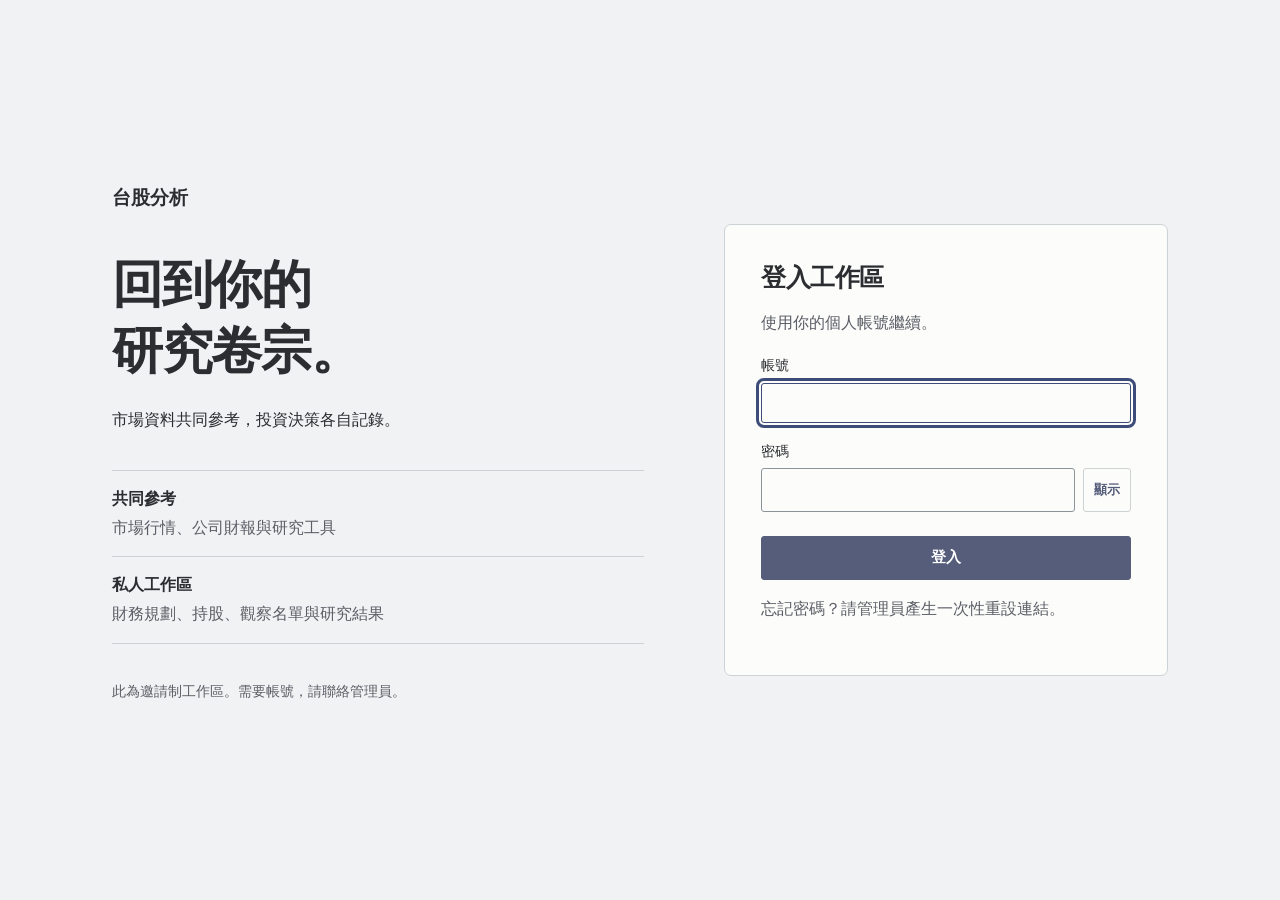
<file: web/login.html>
<!DOCTYPE html>
<html lang="zh-Hant">
<head>
<meta charset="utf-8"><meta name="viewport" content="width=device-width,initial-scale=1">
<meta name="referrer" content="no-referrer">
<title>登入 — 台股分析</title>
<link rel="stylesheet" href="css/app.css"><link rel="stylesheet" href="css/account.css">
<link rel="icon" href="favicon.svg" type="image/svg+xml">
<script src="js/account.js" defer></script>
</head>
<body data-account-page="login">
<main class="login-desk">
  <section class="login-intro" aria-labelledby="product-title">
    <a class="account-brand" href="login.html">台股分析</a>
    <h1 id="product-title">回到你的<br>研究卷宗。</h1>
    <p>市場資料共同參考，投資決策各自記錄。</p>
    <dl class="account-boundaries">
      <div><dt>共同參考</dt><dd>市場行情、公司財報與研究工具</dd></div>
      <div><dt>私人工作區</dt><dd>財務規劃、持股、觀察名單與研究結果</dd></div>
    </dl>
    <p class="account-footnote">此為邀請制工作區。需要帳號，請聯絡管理員。</p>
  </section>
  <section class="login-form-section" aria-labelledby="form-title">
    <h2 id="form-title">登入工作區</h2>
    <p id="form-description" class="muted">使用你的個人帳號繼續。</p>
    <form id="login-form">
      <label for="username">帳號</label><input id="username" name="username" autocomplete="username" required maxlength="40" autofocus>
      <label for="password">密碼</label><input id="password" name="password" type="password" autocomplete="current-password" required maxlength="128">
      <button type="submit">登入</button>
      <p class="muted">忘記密碼？請管理員產生一次性重設連結。</p>
    </form>
    <form id="complete-form" hidden>
      <label for="new-password">設定新密碼</label><input id="new-password" type="password" autocomplete="new-password" minlength="12" maxlength="128" required aria-describedby="password-help">
      <p id="password-help" class="muted">12–128 個字元，可使用空白與中文；建議使用容易記住的長句。</p>
      <label for="confirm-password">再次輸入密碼</label><input id="confirm-password" type="password" autocomplete="new-password" minlength="12" maxlength="128" required>
      <button type="submit">儲存密碼</button>
    </form>
    <div id="token-recovery" class="token-recovery" hidden><h3>無法完成啟用或重設</h3><p>若連結已過期或用過，請聯絡邀請你的管理員：啟用帳號請重新發送邀請，忘記密碼請產生新的重設連結。取得新連結後直接開啟。</p><a class="btn ghost" href="login.html">返回帳號登入</a></div>
    <p id="account-message" class="account-message" role="status" aria-live="polite" tabindex="-1"></p>
  </section>
</main>
</body>
</html>
</file>
<file: web/css/app.css>
:root {
  --canvas: #f0f2f3; --paper: #fcfcfa; --inset: #e9ecee;
  --text-primary: #2b2d31; --text-secondary: #5b5e66; --rule: #cdd2d4; --control-rule: #8a9499;
  --action: #555d7a; --action-hover: #444b68; --focus: #3e4c79;
  --evidence-primary: #555d7a; --evidence-secondary: #6c7180;
  --status-neutral: #59666b; --status-info: #315f68;
  --status-caution: #835516; --status-critical: #9a3730;
  --price-up: #a63732; --price-down: #247048;
  --bg: var(--canvas); --panel: var(--paper); --panel2: var(--inset);
  --border: var(--rule); --text: var(--text-primary); --muted: var(--text-secondary);
  --up: var(--price-up); --down: var(--price-down); --accent: var(--action);
  --warn: var(--status-caution); --danger: var(--status-critical); --success: var(--status-info);
  --sp-1: 4px; --sp-2: 8px; --sp-3: 12px; --sp-4: 16px; --sp-5: 24px;
  --sp-6: 32px; --sp-7: 48px;
  --r-sm: 3px; --r-md: 5px; --r-lg: 7px;
  --font-mono: "SFMono-Regular", Consolas, "Liberation Mono", monospace;
}
[data-admin][hidden] { display: none !important; }
/* Account menu: same open/close behaviour as the work groups, anchored to the right edge. */
.topbar .account-menu { position: relative; flex: 0 0 auto; }
nav.topbar .account-trigger { min-height: 44px; padding: 6px 8px; gap: 4px; }
.account-trigger svg:first-child { display: block; }
.topbar .account-items { left: auto; right: 0; min-width: 220px; }
.account-menu-who { display: grid; gap: 2px; margin: 0 0 6px; padding: 8px 10px 10px; border-bottom: 1px solid var(--rule); }
.account-menu-who strong { font-size: .9rem; color: var(--text-primary); }
.account-menu-who span { font-size: .78rem; color: var(--text-secondary); overflow-wrap: anywhere; }
nav.topbar button.navlink { display: block; width: 100%; min-height: 0; border: 0; background: none; text-align: left; font-weight: 400; line-height: inherit; }
nav.topbar button.navlink:hover { background: var(--inset); color: var(--text-primary); }
* { box-sizing: border-box; }
html, body { margin: 0; padding: 0; background: var(--bg); color: var(--text);
  font-family: "PingFang TC", "Noto Sans TC", "Microsoft JhengHei", sans-serif;
  font-size: 16px; line-height: 1.55; }
a { color: var(--accent); text-decoration: none; }
a:hover { text-decoration: underline; }

nav.topbar { display: flex; align-items: center; gap: 4px; padding: 0 16px;
  height: 52px; background: var(--panel); border-bottom: 1px solid var(--border);
  position: sticky; top: 0; z-index: 50; }
nav.topbar .brand { font-weight: 700; font-size: 16px; margin-right: 16px; }
nav.topbar a.navlink { color: var(--muted); padding: 6px 12px; border-radius: 8px; }
nav.topbar a.navlink:hover { color: var(--text); background: var(--panel2); text-decoration: none; }
nav.topbar a.navlink.active { color: var(--text); background: var(--panel2); }
.searchbox { margin-left: auto; position: relative; }
.searchbox input { background: var(--panel2); border: 1px solid var(--border);
  color: var(--text); border-radius: 8px; padding: 7px 12px; width: 230px; outline: none; }
.searchbox input:focus { border-color: var(--accent); }
.search-results { position: absolute; top: 40px; right: 0; width: 320px;
  background: var(--panel2); border: 1px solid var(--border); border-radius: 10px;
  max-height: 380px; overflow-y: auto; box-shadow: 0 8px 30px rgba(0,0,0,.5); }
.search-results .sid { color: var(--accent); font-weight: 600; min-width: 56px; }
.search-results .mkt { margin-left: auto; color: var(--muted); font-size: 12px; }

/* 窄螢幕：導覽列改為換行、搜尋框佔滿一列。
   固定寬度的搜尋框在手機上會把整條 navbar 撐寬，連帶讓每一頁都橫向溢出。 */
@media (max-width: 720px) {
  nav.topbar { height: auto; flex-wrap: wrap; padding: 8px 12px; row-gap: 6px; }
  nav.topbar .brand { margin-right: 8px; }
  nav.topbar a.navlink { padding: 6px 9px; }
  .searchbox { margin-left: 0; width: 100%; }
  .searchbox input { width: 100%; }
  .search-results { width: 100%; left: 0; right: auto; }
}

main { max-width: 1280px; margin: 0 auto; padding: 20px 16px 60px; }
h1 { font-size: 22px; margin: 8px 0 16px; }
h2 { font-size: 16px; margin: 0 0 12px; }
.grid { display: grid; gap: 14px; }
.cols-2 { grid-template-columns: 1fr 1fr; }
.cols-3 { grid-template-columns: repeat(3, 1fr); }
.cols-4 { grid-template-columns: repeat(4, 1fr); }
@media (max-width: 900px) { .cols-2, .cols-3, .cols-4 { grid-template-columns: 1fr; } }

.card { background: var(--panel); border: 1px solid var(--border);
  border-radius: 12px; padding: 16px; }
.card .k { color: var(--muted); font-size: 12px; margin-bottom: 4px; }
.card .v { font-size: 22px; font-weight: 700; }
.chart { width: 100%; height: 320px; }
.chart.tall { height: 420px; }
.chart.short { height: 220px; }

.up { color: var(--up); }
.down { color: var(--down); }
.muted { color: var(--muted); }
.warn { color: var(--warn); }
.badge { display: inline-block; padding: 2px 8px; border-radius: 20px;
  font-size: 12px; background: var(--panel2); border: 1px solid var(--border); }
.badge.warn { color: var(--warn); border-color: var(--warn); }
.badge.tier { color: var(--accent); }

table.data { width: 100%; border-collapse: collapse; }
table.data th { text-align: right; color: var(--muted); font-weight: 500;
  padding: 8px 10px; border-bottom: 1px solid var(--border); white-space: nowrap; }
table.data td { text-align: right; padding: 8px 10px; font-variant-numeric: tabular-nums;
  border-bottom: 1px solid var(--border); white-space: nowrap; }
table.data th:first-child, table.data td:first-child,
table.data th.l, table.data td.l { text-align: left; }
table.data tr:hover td { background: var(--panel2); }
table.data th.sortable { cursor: pointer; user-select: none; }
table.data th.sortable:hover { color: var(--text); }
table.data th.sortable .arrow { display: inline-block; width: 10px; font-size: 10px; }
table.data th.sortable.active { color: var(--accent); }
.scroll-x { overflow-x: auto; }

button, .btn { background: var(--accent); color: #fff; border: none;
  border-radius: 8px; padding: 8px 16px; cursor: pointer; font-size: 14px;
  font-family: inherit; }
button:hover { filter: brightness(1.1); }
button.ghost { background: var(--panel2); color: var(--text);
  border: 1px solid var(--border); }
.btn.ghost { background: var(--panel2); color: var(--text); border: 1px solid var(--border); }
button.small { padding: 4px 10px; font-size: 12px; }
button:disabled { opacity: .5; cursor: default; }
button:focus-visible, .btn:focus-visible, a:focus-visible, input:focus-visible,
select:focus-visible, textarea:focus-visible, summary:focus-visible {
  outline: 2px solid var(--accent); outline-offset: 2px;
}

input, select, textarea { background: var(--panel2); border: 1px solid var(--border);
  color: var(--text); border-radius: 8px; padding: 8px 10px; font-family: inherit;
  font-size: 14px; outline: none; width: 100%; }
input:focus, select:focus, textarea:focus { border-color: var(--accent); }
label { display: block; color: var(--muted); font-size: 12px; margin: 10px 0 4px; }
fieldset { border: 1px solid var(--border); border-radius: 10px; margin: 0 0 14px; }
legend { color: var(--muted); font-size: 13px; padding: 0 8px; }

.tabs { display: flex; gap: 4px; border-bottom: 1px solid var(--border);
  margin-bottom: 14px; flex-wrap: wrap; }
.tabs button { background: none; color: var(--muted); border: none;
  padding: 10px 16px; border-bottom: 2px solid transparent; border-radius: 0; }
.tabs button.active { color: var(--text); border-bottom-color: var(--accent); }

.flex { display: flex; gap: 10px; align-items: center; flex-wrap: wrap; }
.spacer { flex: 1; }
.mt { margin-top: 14px; }
.toast { position: fixed; bottom: 24px; left: 50%; transform: translateX(-50%);
  background: var(--panel2); border: 1px solid var(--border); color: var(--text);
  padding: 10px 20px; border-radius: 10px; z-index: 100; box-shadow: 0 6px 24px rgba(0,0,0,.5); }

.score-row { display: grid; grid-template-columns: 90px 1fr 70px 90px;
  gap: 8px; align-items: center; padding: 7px 0; border-bottom: 1px solid var(--border); }
.score-bar { height: 8px; background: var(--panel2); border-radius: 4px; overflow: hidden; }
.score-bar > div { height: 100%; background: var(--accent); }
.reasons { color: var(--muted); font-size: 12px; grid-column: 1 / -1; padding-left: 2px; }

/* ── 財務規劃頁（finance.html） ────────────────────────── */
/* 刻意不用紅綠表示好壞：財務規劃沒有「漲跌」，用 accent/warn/灰階即可 */
.fin-main { max-width: 1560px; }
.fin-layout { display: grid; grid-template-columns: 400px 1fr; gap: 16px;
  align-items: start; }
@media (max-width: 1100px) { .fin-layout { grid-template-columns: 1fr; } }
/* grid 子項預設 min-width:auto，會被寬表格/圖表撐開導致整頁橫向溢出 */
.fin-layout > *, .fin-result .grid > *, .fin-sum > *, .statgrid > * { min-width: 0; }

.fin-input { position: sticky; top: 68px; max-height: calc(100vh - 88px);
  overflow-y: auto; display: flex; flex-direction: column; gap: 10px; }
@media (max-width: 1100px) { .fin-input { position: static; max-height: none; } }
.fin-input::-webkit-scrollbar { width: 8px; }
.fin-input::-webkit-scrollbar-thumb { background: var(--border); border-radius: 4px; }

.fin-steps, .steps { display: flex; flex-wrap: wrap; gap: 4px; }
.fin-steps button, .steps button { background: var(--panel2); color: var(--muted);
  border: 1px solid var(--border); padding: 5px 9px; font-size: 12px;
  border-radius: 20px; }
.fin-steps button.active, .steps button.active { background: var(--accent); color: #fff;
  border-color: var(--accent); }
.fin-steps button .n, .steps button .n { opacity: .6; margin-right: 4px; }

.fin-step, .step { display: none; }
.fin-step.active, .step.active { display: block; }
.fin-step h2, .step h2 { display: flex; align-items: baseline; gap: 8px; }
.fin-step h2 .step-n, .step h2 .step-n { color: var(--muted); font-size: 12px; font-weight: 400; }
.fin-grid { display: grid; grid-template-columns: 1fr 1fr; gap: 0 12px; }
.fin-grid.one { grid-template-columns: 1fr; }
.fin-hint { color: var(--muted); font-size: 12px; margin: 6px 0 0; line-height: 1.6; }
.fin-nav { display: flex; gap: 8px; margin-top: 16px; }
.fin-nav button { flex: 1; }

.fin-disclaimer { background: var(--panel2); border: 1px solid var(--border);
  border-top: 2px solid var(--warn); border-radius: 0; padding: 10px 14px;
  color: var(--muted); font-size: 12px; line-height: 1.7; margin: 0 0 14px; }

.fin-bar { display: flex; gap: 8px; align-items: center; flex-wrap: wrap;
  margin-bottom: 14px; }
.fin-bar select { width: auto; min-width: 180px; }
.fin-bar .grow { flex: 1; }

.fin-section { margin-bottom: 16px; }
.fin-section > h2 { display: flex; align-items: baseline; gap: 8px; }
.fin-section > h2 .idx { color: var(--accent); font-size: 12px; }

/* 問卷 */
.fin-q { border-bottom: 1px solid var(--border); padding: 10px 0; }
.fin-q:last-child { border-bottom: none; }
.fin-q .qt { margin-bottom: 8px; }
.fin-opts { display: flex; flex-wrap: wrap; gap: 6px; }
.fin-opts label { display: inline-flex; align-items: center; gap: 5px; margin: 0;
  background: var(--panel2); border: 1px solid var(--border); border-radius: 8px;
  padding: 5px 10px; cursor: pointer; color: var(--text); font-size: 13px; }
.fin-opts label:has(input:checked) { border-color: var(--accent); color: var(--accent); }
.fin-opts input { width: auto; }

/* 標的選擇 */
.fin-etf { border: 1px solid var(--border); border-radius: 10px; padding: 10px 12px;
  margin-bottom: 8px; background: var(--panel2); }
.fin-etf.off { opacity: .5; }
.fin-etf .top { display: flex; align-items: center; gap: 8px; }
.fin-etf .top input[type=checkbox] { width: auto; }
.fin-etf .sid { color: var(--accent); font-weight: 600; }
.fin-etf .fields { display: grid; grid-template-columns: repeat(3, 1fr);
  gap: 0 8px; margin-top: 4px; }
.fin-etf .fields label { font-size: 11px; }
.fin-etf .fields input { padding: 5px 8px; font-size: 13px; }
.fin-etf .meta { color: var(--muted); font-size: 11px; margin-top: 6px; line-height: 1.6; }
.fin-etf .hist { color: var(--text); }
.fin-main, .fin-main * { min-width: 0; }
.fin-main [hidden] { display: none !important; }
.fin-source-add { border-top: 1px solid var(--border); padding-top: 14px; margin-top: 16px; }
.fin-source-add > label { font-weight: 600; }
.fin-source-add select, .fin-source-add input { width: 100%; }
.fin-source-add [hidden], .fin-source-row [hidden] { display: none !important; }
.fin-source-add button { margin-top: 10px; }
.fin-source-row { overflow-wrap: anywhere; }
.fin-source-row .top { flex-wrap: wrap; }
.fin-source-row .source-name { font-weight: 600; }
.fin-source-row .fields input[readonly] { color: var(--muted); background: var(--panel); }
.fin-source-row .relink, .fin-source-row .remove-source { margin-top: 8px; }
.fin-evidence { margin: 12px 0; padding: 12px; border: 1px solid var(--border); border-radius: 0; background: var(--panel); }
.fin-evidence h3, .fin-assumption h3 { margin: 0 0 7px; font-size: 14px; }
.fin-evidence h4 { margin: 12px 0 3px; font-size: 12px; }
.fin-evidence-label { font-weight: 600; line-height: 1.5; }
.fin-evidence-metrics { display: grid; grid-template-columns: repeat(2,minmax(0,1fr)); gap: 0 12px; margin: 8px 0; }
.fin-evidence-metrics div { padding: 7px 0; border-top: 1px solid var(--border); }
.fin-evidence-metrics dt { color: var(--muted); font-size: 11px; }
.fin-evidence-metrics dd { margin: 3px 0 0; font-variant-numeric: tabular-nums; }
.fin-assumption { padding: 12px; border: 1px solid var(--border); border-radius: 0; }
.fin-archive, .fin-newer { color: var(--warn); font-size: 12px; line-height: 1.5; }
.fin-source-error { padding: 9px; color: var(--text); border: 1px solid var(--danger); background: var(--panel2); }
.fin-dialog { width: min(420px, calc(100vw - 32px)); background: var(--panel); color: var(--text); border: 1px solid var(--border); border-radius: var(--r-lg); padding: 22px; }
.fin-dialog::backdrop { background: rgba(0,0,0,.72); }
.fin-dialog input { width: 100%; }
@media (max-width: 430px) { .fin-source-row .fields, .fin-evidence-metrics { grid-template-columns: 1fr; } }

/* 結果區 */
.fin-kv, /* 結果區 */
.kv { display: flex; justify-content: space-between; gap: 12px;
  padding: 7px 0; border-bottom: 1px solid var(--border); }
.fin-kv:last-child, .kv:last-child { border-bottom: none; }
.fin-kv .k, .kv .k { color: var(--muted); }
.fin-kv .v, .kv .v { font-weight: 600; text-align: right; }
.fin-kv .v small, .kv .v small { display: block; color: var(--muted); font-weight: 400; font-size: 11px; }
.fin-kv.total, .kv.total { border-top: 1px solid var(--border); border-bottom: none;
  margin-top: 4px; padding-top: 10px; }
.fin-kv.total .v, .kv.total .v { font-size: 18px; color: var(--accent); }

.fin-bars { margin: 4px 0 12px; }
.fin-barrow { display: grid; grid-template-columns: 92px 1fr 52px; gap: 8px;
  align-items: center; padding: 4px 0; }
.fin-barrow .track { height: 10px; background: var(--panel2); border-radius: 5px;
  overflow: hidden; }
.fin-barrow .track > div { height: 100%; border-radius: 5px; }

.fin-note { color: var(--muted); font-size: 12px; line-height: 1.7; margin: 8px 0 0; }
.fin-alert, .alert { border: 1px solid var(--border); border-top: 2px solid var(--warn);
  border-radius: 8px; padding: 9px 12px; margin-top: 8px; font-size: 13px;
  line-height: 1.7; background: var(--panel2); }
.fin-alert.info, .alert.info { border-top-color: var(--accent); }
.fin-alert .d, .alert .d { color: var(--muted); font-size: 12px; }

.fin-pill, .pill { display: inline-block; padding: 2px 9px; border-radius: 20px;
  font-size: 12px; border: 1px solid var(--border); background: var(--panel2); }
.fin-pill.on, .pill.on { border-color: var(--accent); color: var(--accent); }
.fin-pill.hold, .pill.hold { border-color: var(--warn); color: var(--warn); }

.fin-sum, .statgrid { display: grid; grid-template-columns: repeat(auto-fit, minmax(150px, 1fr));
  gap: 12px; }
.fin-sum .b, .statgrid .b { background: var(--panel2); border: 1px solid var(--border);
  border-radius: 10px; padding: 12px 14px; }
.fin-sum .b .k, .statgrid .b .k { color: var(--muted); font-size: 12px; }
.fin-sum .b .v, .statgrid .b .v { font-size: 19px; font-weight: 700; margin-top: 3px; }
.fin-sum .b .s, .statgrid .b .s { color: var(--muted); font-size: 11px; margin-top: 2px; }

details.fin-more summary, details.more summary { cursor: pointer; color: var(--accent); font-size: 13px;
  padding: 6px 0; }
details.fin-more[open] summary, details.more[open] summary { margin-bottom: 8px; }

/* ── Strategy Lab（strategy.html）────────────────────── */
.lab-main { max-width: 1440px; }
.lab-page-head { display: flex; align-items: flex-start; gap: 20px; margin: 4px 0 22px; }
.lab-page-head > div:first-child { flex: 1; min-width: 0; }
.lab-page-head h1 { margin: 3px 0 5px; }
.lab-page-head p { margin: 0; line-height: 1.55; }
.lab-page-head.compact { align-items: center; }
.eyebrow, .template-overline { color: var(--accent); font-size: 11px; font-weight: 700;
  letter-spacing: .12em; text-transform: uppercase; }
.back-link { display: inline-block; color: var(--muted); font-size: 12px; margin-bottom: 6px; }
.lab-section { margin-bottom: 20px; }
.section-head { display: flex; align-items: flex-start; justify-content: space-between;
  gap: 14px; margin-bottom: 12px; }
.section-head h2, .section-head h3 { margin-bottom: 4px; }
.section-head p { margin: 0; }
.lab-table small { color: var(--muted); font-size: 11px; }
.status-text { display: inline-flex; align-items: center; gap: 5px; text-transform: capitalize; }
.status-text::before { content: ""; width: 7px; height: 7px; border-radius: 50%;
  background: var(--muted); }
.status-completed::before { background: var(--success); }
.status-failed::before { background: var(--danger); }
.status-running::before, .status-queued::before { background: var(--warn); }

.template-grid { display: grid; grid-template-columns: repeat(5, minmax(0, 1fr)); gap: 12px; }
.template-card { display: flex; flex-direction: column; min-height: 310px; }
.template-card h2 { margin: 8px 0; line-height: 1.35; }
.template-card > p { color: var(--muted); line-height: 1.65; margin: 0 0 12px; }
.template-card .template-meta { color: var(--muted); font-size: 12px; margin-top: auto;
  padding: 10px 0; border-top: 1px solid var(--border); }
.template-card .template-meta span { color: var(--text); display: block; margin-bottom: 3px; }
.template-card details { min-height: 38px; }
.template-card details ul { color: var(--muted); font-size: 12px; line-height: 1.6;
  margin: 4px 0 10px; padding-left: 18px; }
.template-card .btn, .empty-state .btn, .state-card .btn { text-align: center; margin-top: 10px; }

.empty-state, .state-card { text-align: center; padding: 44px 24px; }
.empty-state h3, .state-card h1, .state-card h2 { margin: 8px 0; }
.empty-state p, .state-card p { color: var(--muted); max-width: 620px; margin: 8px auto; line-height: 1.65; }
.empty-inline { color: var(--muted); padding: 24px; text-align: center; border: 1px dashed var(--border);
  border-radius: var(--r-md); }
.state-card { max-width: 720px; margin: 70px auto; }
.state-spinner { width: 26px; height: 26px; border-radius: 50%; border: 2px solid var(--border);
  border-top-color: var(--accent); animation: state-spin .8s linear infinite; margin: 0 auto 12px; }
@keyframes state-spin { to { transform: rotate(360deg); } }
@media (prefers-reduced-motion: reduce) { .state-spinner { animation-duration: 2.4s; } }
.state-icon { display: grid; place-items: center; width: 34px; height: 34px; margin: 0 auto 10px;
  border: 1px solid var(--danger); color: var(--danger); border-radius: 50%; font-weight: 800; }
.state-icon.neutral { border-color: var(--muted); color: var(--muted); }

.lab-steps { margin-bottom: 12px; position: sticky; top: 60px; z-index: 20;
  background: var(--bg); padding: 8px 0; }
.lab-steps button { flex: 1 1 120px; min-height: 36px; }
.builder-form { max-width: 980px; margin: 0 auto; }
.builder-form > .step { min-height: 420px; }
.builder-form > .step:focus { outline: none; }
.step-title { display: flex; align-items: baseline; gap: 10px; padding-bottom: 12px;
  border-bottom: 1px solid var(--border); margin-bottom: 16px; }
.step-title span { color: var(--accent); font-size: 12px; }
.step-title h2 { font-size: 20px; margin: 0; }
.step-intro { color: var(--muted); line-height: 1.65; margin: -4px 0 18px; }
.builder-narrow { max-width: 620px; }
.template-summary { display: grid; grid-template-columns: 1.2fr 1fr; gap: 20px;
  margin-top: 22px; padding: 18px; background: var(--panel2); border-radius: var(--r-md); }
.template-summary h3 { margin: 5px 0 8px; }
.template-summary p, .template-summary li { color: var(--muted); line-height: 1.65; }
.template-summary ul { margin: 0; padding-left: 18px; }
.form-grid { display: grid; grid-template-columns: repeat(2, minmax(0, 1fr)); gap: 2px 16px; }
.check-grid { display: flex; flex-wrap: wrap; gap: 10px; margin: 16px 0; }
.check-row { display: inline-flex; align-items: center; gap: 8px; color: var(--text);
  background: var(--panel2); border: 1px solid var(--border); padding: 8px 12px;
  border-radius: var(--r-sm); margin: 0; }
.check-row input { width: auto; }
.choice-field { padding: 10px 14px 14px; margin-top: 16px; }
.choice-row { display: flex; gap: 10px; align-items: flex-start; color: var(--text); margin: 5px 0;
  padding: 10px; border-radius: var(--r-sm); cursor: pointer; }
.choice-row:hover { background: var(--panel2); }
.choice-row:has(input:checked) { background: var(--panel2); box-shadow: inset 0 0 0 1px var(--accent); }
.choice-row input { width: auto; margin-top: 3px; }
.choice-row span { display: flex; flex-direction: column; gap: 3px; }
.choice-row small { color: var(--muted); font-size: 12px; line-height: 1.5; }
.builder-actions { display: flex; align-items: center; gap: 10px; position: sticky; bottom: 0;
  background: rgba(15,17,21,.96); border-top: 1px solid var(--border); padding: 12px 0; z-index: 20; }
.builder-actions .muted { flex: 1; font-size: 11px; text-align: center; }
.warning-line { display: flex; align-items: flex-start; gap: 10px; padding: 12px 2px; margin-top: 12px;
  border-top: 1px solid var(--border); }
.warning-line div { display: flex; flex-direction: column; gap: 3px; }
.warning-line span:not(.severity-dot) { color: var(--muted); font-size: 12px; line-height: 1.55; }
.severity-dot { flex: 0 0 auto; width: 9px; height: 9px; border-radius: 50%; margin-top: 5px;
  background: var(--muted); }
.severity-dot.medium { background: var(--warn); box-shadow: 0 0 0 3px color-mix(in srgb, var(--status-caution) 12%, transparent); }
.severity-dot.high { background: var(--danger); box-shadow: 0 0 0 3px color-mix(in srgb, var(--status-critical) 12%, transparent); }
.severity-dot.low { background: var(--accent); box-shadow: 0 0 0 3px color-mix(in srgb, var(--evidence-primary) 12%, transparent); }
.coverage-callout { border: 1px solid var(--border); border-top: 2px solid var(--accent); padding: 10px 14px; margin: 14px 0;
  background: var(--panel2); border-radius: var(--r-sm); }
.coverage-callout p { color: var(--muted); margin: 4px 0 0; line-height: 1.6; }
.review-grid { display: grid; grid-template-columns: 1fr 1fr; gap: 16px; }
.review-grid > div { background: var(--panel2); border: 1px solid var(--border);
  border-radius: var(--r-md); padding: 16px; }
.review-grid h3 { margin-top: 0; }
.review-grid dl { display: grid; grid-template-columns: 110px 1fr; gap: 9px 12px; margin: 0; }
.review-grid dt { color: var(--muted); }
.review-grid dd { margin: 0; text-align: right; font-variant-numeric: tabular-nums; }

.result-header { display: grid; grid-template-columns: minmax(220px, 1fr) minmax(500px, 1.6fr) auto;
  gap: 22px; align-items: center; margin-bottom: 14px; }
.result-header h1 { margin: 5px 0; }
.result-header p { color: var(--muted); margin: 0; }
.result-meta { display: grid; grid-template-columns: repeat(2, minmax(0, 1fr)); gap: 10px 18px; margin: 0; }
.result-meta div { min-width: 0; }
.result-meta dt { color: var(--muted); font-size: 11px; margin-bottom: 3px; }
.result-meta dd { margin: 0; font-variant-numeric: tabular-nums; }
.kpi-grid { display: grid; grid-template-columns: repeat(6, minmax(0, 1fr)); gap: 10px; margin-bottom: 14px; }
.kpi { padding: 13px 14px; }
.kpi .v { font-size: 20px; font-variant-numeric: tabular-nums; }
.positive { color: var(--up); }
.negative { color: var(--down); }
.chart-card { margin-bottom: 14px; }
.segmented { display: inline-flex; border: 1px solid var(--border); border-radius: var(--r-sm);
  padding: 2px; background: var(--panel2); }
.segmented button { background: transparent; color: var(--muted); padding: 5px 10px; border-radius: 6px; }
.segmented button.active { background: var(--panel); color: var(--text); }
.result-detail { margin-top: 14px; }
.tab-panel { min-height: 180px; }
.gross-net { display: grid; grid-template-columns: 1fr auto 1fr; gap: 16px; align-items: center;
  max-width: 680px; padding: 14px; background: var(--panel2); border-radius: var(--r-md); margin-bottom: 14px; }
.gross-net > div:not(.arrow) { display: flex; flex-direction: column; gap: 4px; }
.gross-net > div:nth-child(3) { text-align: right; }
.gross-net span { color: var(--muted); font-size: 12px; }
.gross-net strong { font-size: 20px; font-variant-numeric: tabular-nums; }
.gross-net .arrow { color: var(--muted); }
.gross-net p { grid-column: 1/-1; color: var(--muted); margin: 0; font-size: 12px; }
.metric-table td:nth-child(2) { font-family: var(--font-mono); }
.mono { font-family: var(--font-mono); font-size: 12px; }
.warning-summary { border: 1px solid var(--border); border-radius: var(--r-md); overflow: hidden; margin-bottom: 18px; }
.warning-summary > div { display: flex; gap: 12px; padding: 11px 14px; border-bottom: 1px solid var(--border); }
.warning-summary > div:last-child { border-bottom: 0; }
.warning-summary strong { display: block; }
.warning-summary p { color: var(--muted); margin: 3px 0 0; line-height: 1.55; }
.coverage-grid { display: grid; grid-template-columns: repeat(4, minmax(0, 1fr)); gap: 10px; }
.coverage-grid > div { border: 1px solid var(--border); background: var(--panel2); border-radius: var(--r-sm);
  padding: 10px 12px; display: flex; flex-direction: column; gap: 4px; }
.coverage-grid span { color: var(--muted); font-size: 11px; }
.coverage-grid strong { font-size: 13px; font-variant-numeric: tabular-nums; }
.warnings-detail ul { color: var(--muted); line-height: 1.65; }
.side-mark { display: inline-flex; align-items: center; gap: 5px; text-transform: uppercase; font-size: 11px; }
.side-mark::before { content: ""; width: 7px; height: 7px; border: 1px solid currentColor; }
.side-mark.buy { color: var(--up); }
.side-mark.sell { color: var(--down); }
.run-progress { display: grid; grid-template-columns: 34px 1fr; gap: 16px; align-items: start;
  max-width: 760px; margin: 50px auto; }
.run-progress .state-spinner { margin: 2px 0 0; }
.run-progress h2 { margin-bottom: 5px; }
.progress-track { height: 5px; background: var(--panel2); overflow: hidden; border-radius: 4px; margin-top: 16px; }
.progress-track > div { width: 65%; height: 100%; background: var(--accent); }

/* ── Strategy Lab Optimization (Stage E2) ── */
.head-actions { display: flex; gap: 8px; flex-wrap: wrap; justify-content: flex-end; }
.compact-grid { grid-template-columns: repeat(3, minmax(0, 1fr)); }
.compact-grid .template-card { min-height: 0; }
.optimization-form { max-width: 980px; margin: 0 auto; padding: 22px; }
.optimization-form .choice-field { margin-bottom: 14px; }
.builder-actions.static { position: static; margin-top: 20px; }
.code-input, .contract-view { font-family: var(--font-mono); font-size: 12px; line-height: 1.6; tab-size: 2; }
.code-input { min-height: 220px; resize: vertical; }
.contract-view { max-height: 290px; overflow: auto; white-space: pre-wrap; color: var(--muted);
  background: var(--bg); border: 1px solid var(--border); border-radius: var(--r-sm); padding: 12px; }
.more.nested { margin-top: 12px; }
.research-notice { display: flex; gap: 14px; align-items: baseline; border: 1px solid var(--border); border-top: 2px solid var(--warn);
  background: color-mix(in srgb, var(--status-caution) 7%, transparent); padding: 11px 14px; margin: 0 0 14px; border-radius: var(--r-sm); }
.research-notice strong { flex: 0 0 auto; color: var(--warn); }
.research-notice span { color: var(--muted); line-height: 1.55; }
.optimization-section { margin-bottom: 14px; padding: 20px; }
.optimization-section .section-head { align-items: flex-start; }
.context-grid { display: grid; grid-template-columns: repeat(3, minmax(0, 1fr)); gap: 1px;
  background: var(--border); border: 1px solid var(--border); border-radius: var(--r-md); overflow: hidden; margin: 0 0 14px; }
.context-grid > div { background: var(--panel2); padding: 12px 14px; min-width: 0; }
.context-grid dt, .robustness-stats dt { color: var(--muted); font-size: 11px; margin-bottom: 4px; }
.context-grid dd, .robustness-stats dd { margin: 0; font-variant-numeric: tabular-nums; overflow-wrap: anywhere; }
.optimization-section .research-notice { margin-bottom: 0; }
.robustness-layout { display: grid; grid-template-columns: minmax(260px, .8fr) minmax(440px, 1.5fr); gap: 14px; margin-top: 12px; }
.robustness-label { display: flex; align-items: center; gap: 13px; background: var(--panel2); border: 1px solid var(--border);
  border-radius: var(--r-md); padding: 17px; }
.robustness-mark { width: 18px; height: 18px; border: 3px solid var(--accent); border-radius: 50%; box-shadow: inset 0 0 0 3px var(--panel2); background: var(--muted); }
.robustness-label div { display: flex; flex-direction: column; gap: 4px; }
.robustness-label span { color: var(--muted); font-size: 11px; }
.robustness-label strong { font-size: 17px; }
.robustness-stats { display: grid; grid-template-columns: repeat(2, minmax(0, 1fr)); gap: 1px; margin: 0;
  background: var(--border); border: 1px solid var(--border); border-radius: var(--r-md); overflow: hidden; }
.robustness-stats > div { background: var(--panel2); padding: 11px 13px; }
.edge-alert { display: flex; gap: 12px; align-items: flex-start; border: 1px solid color-mix(in srgb, var(--status-caution) 45%, transparent); border-top: 2px solid var(--warn);
  border-radius: var(--r-sm); background: color-mix(in srgb, var(--status-caution) 7%, transparent); padding: 13px 15px; margin-top: 14px; }
.edge-alert > span { display: grid; place-items: center; width: 20px; height: 20px; flex: 0 0 auto; border: 1px solid var(--warn); color: var(--warn); border-radius: 50%; font-weight: 700; }
.edge-alert p { color: var(--muted); margin: 4px 0 0; line-height: 1.55; }
.quality-grid { display: grid; grid-template-columns: repeat(5, minmax(0, 1fr)); gap: 8px; }
.quality-item { display: flex; gap: 9px; align-items: flex-start; border: 1px solid var(--border); background: var(--panel2); border-radius: var(--r-sm); padding: 11px; min-width: 0; }
.quality-item p { color: var(--muted); font-size: 11px; line-height: 1.5; margin: 4px 0 0; }
.quality-symbol { color: var(--muted); font-weight: 700; }
.quality-item.is-active.medium { border-top: 2px solid var(--warn); }
.quality-item.is-active.high { border-top: 2px solid var(--danger); }
.quality-item.is-active .quality-symbol { color: var(--warn); }
.quality-item.is-active.high .quality-symbol { color: var(--danger); }
.surface-controls { display: flex; flex-wrap: wrap; gap: 8px; justify-content: flex-end; }
.surface-controls > div { min-width: 145px; }
.surface-controls label { font-size: 10px; margin-bottom: 3px; }
.surface-controls select { padding: 6px 28px 6px 8px; margin-bottom: 0; }
.aggregation-note { display: flex; gap: 10px; align-items: baseline; background: var(--panel2); border: 1px solid var(--border);
  border-radius: var(--r-sm); padding: 9px 12px; margin: 6px 0 12px; }
.aggregation-note strong { font-size: 11px; text-transform: uppercase; color: var(--accent); }
.aggregation-note span { color: var(--muted); font-size: 12px; }
.optimization-heatmap { height: 440px; }
.sensitivity-list { display: grid; grid-template-columns: repeat(2, minmax(0, 1fr)); gap: 8px 18px; }
.sensitivity-row { border-bottom: 1px solid var(--border); padding: 8px 0 11px; }
.sensitivity-row > div:first-child { display: flex; justify-content: space-between; gap: 12px; }
.sensitivity-row > div:first-child span, .sensitivity-row summary { color: var(--muted); font-size: 11px; }
.sensitivity-track { height: 5px; background: var(--panel2); border-radius: 5px; overflow: hidden; margin: 7px 0; }
.sensitivity-track span { display: block; height: 100%; background: var(--accent); }
.sensitivity-row details span { display: block; color: var(--muted); padding-top: 7px; overflow-wrap: anywhere; }
.results-scroll { max-height: 640px; border: 1px solid var(--border); border-radius: var(--r-sm); }
.optimization-table { min-width: 1750px; margin: 0; }
.optimization-table thead { position: sticky; top: 0; z-index: 3; }
.optimization-table th { white-space: nowrap; padding: 0; background: var(--panel2); }
.optimization-table th button { width: 100%; color: var(--muted); background: transparent; padding: 10px 9px; text-align: right; border-radius: 0; }
.optimization-table th.l button { text-align: left; }
.optimization-table th button:hover, .optimization-table th button:focus-visible { color: var(--text); background: color-mix(in srgb, var(--evidence-primary) 9%, transparent); }
.optimization-table .sticky-col { position: sticky; left: 0; z-index: 2; background: var(--panel); min-width: 280px; max-width: 330px; box-shadow: 1px 0 0 var(--border); }
.optimization-table thead .sticky-col { z-index: 4; background: var(--panel2); }
.param-disclosure summary { cursor: pointer; color: var(--text); white-space: nowrap; }
.param-disclosure dl { display: grid; grid-template-columns: 1fr auto; gap: 4px 9px; margin: 9px 0 2px; }
.param-disclosure dl div { display: contents; }
.param-disclosure dt { color: var(--muted); font-size: 11px; }
.param-disclosure dd { margin: 0; font-family: var(--font-mono); }
.count-flag.active { display: inline-flex; min-width: 24px; justify-content: center; border: 1px solid var(--warn); color: var(--warn); border-radius: 99px; padding: 2px 6px; }
.row-note { display: block; color: var(--warn); margin-top: 4px; white-space: nowrap; }
.optimization-progress { max-width: 820px; }
.progress-track.determinate > div { animation: none; transform: none; transition: none; }
.progress-actions { margin-top: 16px; }
.danger-quiet { border: 1px solid color-mix(in srgb, var(--status-critical) 50%, transparent); color: var(--danger); background: transparent; }
.danger-quiet:hover { background: color-mix(in srgb, var(--status-critical) 8%, transparent); }

/* ── Strategy Lab Walk Forward / OOS (Stage F2) ── */
.wf-evidence-notice { display: grid; grid-template-columns: minmax(220px, .45fr) minmax(0, 1.55fr); gap: 16px;
  align-items: baseline; border: 1px solid color-mix(in srgb, var(--evidence-primary) 32%, transparent); border-top: 2px solid var(--accent);
  background: color-mix(in srgb, var(--evidence-primary) 6%, transparent); border-radius: var(--r-sm); padding: 12px 15px; margin: 0 0 14px; }
.wf-evidence-notice strong { color: var(--text); }
.wf-evidence-notice span { color: var(--muted); line-height: 1.55; }
.wf-create-form .protocol-strip { margin-bottom: 18px; }
.protocol-strip { display: grid; grid-template-columns: repeat(4, minmax(0, 1fr)); gap: 1px; margin: 0;
  background: var(--border); border: 1px solid var(--border); border-radius: var(--r-md); overflow: hidden; }
.protocol-strip > div { background: var(--panel2); padding: 11px 13px; min-width: 0; }
.protocol-strip dt { color: var(--muted); font-size: 11px; }
.protocol-strip dd { margin: 4px 0 0; font-family: var(--font-mono); font-size: 12px; overflow-wrap: anywhere; }
.advanced-grid input:disabled { color: var(--muted); opacity: 1; }
.advanced-grid small { display: block; color: var(--muted); margin-top: 5px; }
.freeze-explainer { display: flex; gap: 13px; align-items: flex-start; border: 1px solid var(--border);
  border-radius: var(--r-md); background: var(--panel2); padding: 13px 15px; margin: 16px 0; }
.freeze-explainer p { color: var(--muted); margin: 4px 0 0; line-height: 1.55; }
.freeze-node { width: 16px; height: 16px; flex: 0 0 auto; margin-top: 2px; border: 3px double var(--accent);
  background: var(--panel); transform: rotate(45deg); }
.wf-context { margin-bottom: 14px; }
.wf-summary-grid { display: grid; grid-template-columns: repeat(6, minmax(0, 1fr)); gap: 1px;
  background: var(--border); border: 1px solid var(--border); border-radius: var(--r-md); overflow: hidden; }
.wf-summary-grid > div { display: flex; flex-direction: column; min-width: 0; padding: 13px; background: var(--panel2); }
.wf-summary-grid span { color: var(--muted); font-size: 11px; }
.wf-summary-grid strong { font: 700 20px/1.3 var(--font-mono); margin: 6px 0 3px; }
.wf-summary-grid small { color: var(--muted); font-size: 10px; line-height: 1.4; }
.wf-timeline { display: grid; gap: 10px; }
.wf-fold-card { border: 1px solid var(--border); border-radius: var(--r-md); background: var(--panel2); overflow: hidden; }
.wf-fold-card.is-cash { border-style: dashed; }
.wf-fold-head { display: flex; justify-content: space-between; gap: 12px; align-items: center; padding: 11px 13px;
  border-bottom: 1px solid var(--border); }
.wf-fold-head > div:first-child { display: flex; gap: 11px; align-items: baseline; }
.wf-fold-head > div:first-child > span { color: var(--accent); font: 11px var(--font-mono); letter-spacing: .07em; }
.wf-fold-head strong { font-size: 13px; font-variant-numeric: tabular-nums; }
.wf-badges { display: flex; flex-wrap: wrap; justify-content: flex-end; gap: 5px; }
.wf-badge { border: 1px solid var(--border); border-radius: 99px; padding: 3px 7px; color: var(--muted);
  font: 10px var(--font-mono); letter-spacing: .025em; white-space: nowrap; }
.wf-badge.evaluated { color: var(--success); border-color: rgba(94,176,184,.55); }
.wf-badge.cash, .wf-badge.truncated, .wf-badge.edge, .wf-badge.severity-caution { color: var(--warn); border-color: color-mix(in srgb, var(--status-caution) 55%, transparent); }
.wf-badge.severity-critical { color: var(--danger); border-color: color-mix(in srgb, var(--status-critical) 55%, transparent); }
.wf-track { display: grid; grid-template-columns: minmax(180px, 1fr) 120px minmax(180px, 1fr); align-items: stretch; padding: 12px; }
.wf-train, .wf-test { display: grid; grid-template-columns: auto 1fr; gap: 2px 10px; padding: 10px 12px;
  border: 1px solid var(--border); min-width: 0; }
.wf-train { border-radius: var(--r-sm) 0 0 var(--r-sm); }
.wf-test { border-radius: 0 var(--r-sm) var(--r-sm) 0; }
.wf-train > span, .wf-test > span { grid-row: 1/3; align-self: center; color: var(--muted); font: 10px var(--font-mono); letter-spacing: .08em; }
.wf-track strong, .wf-track small { overflow-wrap: anywhere; font-variant-numeric: tabular-nums; }
.wf-track small { color: var(--muted); }
.wf-freeze { position: relative; display: flex; flex-direction: column; align-items: center; justify-content: center; text-align: center; }
.wf-freeze::before, .wf-freeze::after { content: ""; position: absolute; top: 50%; width: 50%; border-top: 1px solid var(--accent); z-index: 0; }
.wf-freeze::before { left: 0; } .wf-freeze::after { right: 0; }
.wf-freeze > span { width: 15px; height: 15px; background: var(--panel2); border: 3px double var(--accent); transform: rotate(45deg); z-index: 1; }
.wf-freeze strong, .wf-freeze small { position: relative; z-index: 1; background: var(--panel2); padding: 0 4px; }
.wf-freeze strong { margin-top: 5px; font: 10px var(--font-mono); color: var(--accent); }
.wf-cash-note { color: var(--muted); margin: 0; padding: 0 13px 12px; line-height: 1.5; }
.wf-compare-list { display: grid; gap: 9px; margin-bottom: 14px; }
.wf-compare-fold { display: grid; grid-template-columns: 160px minmax(0, 1fr); gap: 12px; border: 1px solid var(--border);
  border-radius: var(--r-md); background: var(--panel2); padding: 12px; }
.wf-compare-title { display: flex; flex-direction: column; justify-content: center; gap: 4px; }
.wf-compare-title span { color: var(--muted); font-size: 11px; font-variant-numeric: tabular-nums; }
.wf-paired-metrics { display: grid; grid-template-columns: repeat(5, minmax(0, 1fr)); gap: 8px; }
.wf-pair { border-left: 1px solid var(--border); padding-left: 10px; min-width: 0; }
.wf-pair > span { color: var(--muted); font-size: 10px; }
.wf-pair > div { display: flex; align-items: center; gap: 6px; margin: 5px 0 3px; font-family: var(--font-mono); }
.wf-pair i { color: var(--muted); font-style: normal; }
.wf-pair small { color: var(--muted); font: 10px var(--font-mono); }
table.data caption { text-align: left; color: var(--muted); font-size: 11px; padding: 8px 10px; }
.wf-fallback-table { min-width: 1320px; }
.wf-table-wrap { margin-top: 14px; border: 1px solid var(--border); border-radius: var(--r-sm); }
.wf-stability-table { min-width: 1050px; }
.row-note.neutral { color: var(--muted); }
.wf-panel-callout { display: flex; flex-direction: column; gap: 4px; border: 1px solid var(--border); border-top: 2px solid var(--accent);
  background: color-mix(in srgb, var(--evidence-primary) 6%, transparent); padding: 11px 13px; margin-bottom: 12px; }
.wf-panel-callout.secondary { border-top-color: var(--warn); background: color-mix(in srgb, var(--status-caution) 6%, transparent); }
.wf-panel-callout span { color: var(--muted); line-height: 1.5; }
.wf-equity-chart { height: 390px; }
.wf-secondary-metrics { display: grid; grid-template-columns: repeat(4, minmax(0, 1fr)); gap: 1px; margin: 0 0 10px;
  background: var(--border); border: 1px solid var(--border); border-radius: var(--r-sm); overflow: hidden; }
.wf-secondary-metrics > div { background: var(--panel2); padding: 10px 12px; }
.wf-secondary-metrics dt { color: var(--muted); font-size: 10px; }
.wf-secondary-metrics dd { margin: 3px 0 0; font: 16px var(--font-mono); }
.wf-liquidation { display: flex; flex-wrap: wrap; gap: 5px 12px; border: 1px dashed var(--warn); border-radius: var(--r-sm);
  color: var(--warn); padding: 10px 12px; margin: 0 0 10px; }
.wf-liquidation span { color: var(--muted); }
.training-quality-note { border: 1px solid color-mix(in srgb, var(--status-critical) 38%, transparent); border-top: 2px solid var(--danger); border-radius: 0;
  background: color-mix(in srgb, var(--status-critical) 6%, transparent); padding: 12px 14px; margin-bottom: 12px; }
.training-quality-note p { color: var(--muted); margin: 4px 0 0; line-height: 1.55; }
.wf-quality-grid { grid-template-columns: repeat(4, minmax(0, 1fr)); margin-bottom: 14px; }
.wf-quality-table { min-width: 1050px; }
.severity-label { display: inline-flex; border: 1px solid var(--border); border-radius: 99px; padding: 2px 7px;
  font: 10px var(--font-mono); text-transform: uppercase; }
.severity-label.critical { color: var(--danger); border-color: color-mix(in srgb, var(--status-critical) 55%, transparent); }
.severity-label.caution { color: var(--warn); border-color: color-mix(in srgb, var(--status-caution) 55%, transparent); }
.severity-label.info { color: var(--accent); border-color: color-mix(in srgb, var(--evidence-primary) 50%, transparent); }

button:focus-visible, a:focus-visible, input:focus-visible, select:focus-visible, textarea:focus-visible, summary:focus-visible {
  outline: 2px solid var(--accent); outline-offset: 2px;
}

@media (max-width: 1180px) {
  .template-grid { grid-template-columns: repeat(3, minmax(0, 1fr)); }
  .kpi-grid { grid-template-columns: repeat(3, minmax(0, 1fr)); }
  .result-header { grid-template-columns: 1fr 1.4fr; }
  .result-header > .btn { grid-column: 1/-1; justify-self: end; }
  .coverage-grid { grid-template-columns: repeat(2, minmax(0, 1fr)); }
  .quality-grid { grid-template-columns: repeat(3, minmax(0, 1fr)); }
  .wf-summary-grid { grid-template-columns: repeat(3, minmax(0, 1fr)); }
  .wf-quality-grid { grid-template-columns: repeat(3, minmax(0, 1fr)); }
  .wf-compare-fold { grid-template-columns: 1fr; }
}
@media (max-width: 760px) {
  .lab-page-head { flex-direction: column; }
  .lab-page-head > .btn { width: 100%; text-align: center; }
  .template-grid, .form-grid, .template-summary, .review-grid { grid-template-columns: 1fr; }
  .template-card { min-height: 0; }
  .lab-steps { position: static; overflow-x: auto; flex-wrap: nowrap; }
  .lab-steps button { flex: 0 0 auto; }
  .builder-actions { flex-wrap: wrap; }
  .builder-actions .muted { order: 3; flex-basis: 100%; }
  .result-header { grid-template-columns: 1fr; }
  .result-header > .btn { grid-column: auto; justify-self: stretch; text-align: center; }
  .result-meta { grid-template-columns: 1fr 1fr; }
  .kpi-grid { grid-template-columns: repeat(2, minmax(0, 1fr)); }
  .coverage-grid { grid-template-columns: 1fr; }
  .chart { height: 280px; }
  .chart.tall { height: 340px; }
  .head-actions { width: 100%; justify-content: stretch; }
  .head-actions .btn { flex: 1; text-align: center; }
  .compact-grid, .context-grid, .robustness-layout, .sensitivity-list, .quality-grid { grid-template-columns: 1fr; }
  .surface-controls { width: 100%; justify-content: stretch; }
  .surface-controls > div { flex: 1 1 100%; }
  .optimization-heatmap { height: 370px; }
  .research-notice { flex-direction: column; gap: 4px; }
  .optimization-section, .optimization-form { padding: 15px; }
  .optimization-table .sticky-col { min-width: 240px; max-width: 260px; }
  .wf-evidence-notice { grid-template-columns: 1fr; gap: 5px; }
  .protocol-strip, .wf-summary-grid, .wf-secondary-metrics { grid-template-columns: repeat(2, minmax(0, 1fr)); }
  .wf-fold-head { align-items: flex-start; flex-direction: column; }
  .wf-badges { justify-content: flex-start; }
  .wf-track { grid-template-columns: 1fr; gap: 0; }
  .wf-train, .wf-test { border-radius: var(--r-sm); }
  .wf-freeze { min-height: 76px; }
  .wf-freeze::before, .wf-freeze::after { top: 0; bottom: 0; left: 50%; right: auto; width: 0; height: 50%; border-top: 0; border-left: 1px solid var(--accent); }
  .wf-freeze::after { top: 50%; }
  .wf-paired-metrics { grid-template-columns: repeat(2, minmax(0, 1fr)); }
  .wf-pair { padding: 8px; border: 1px solid var(--border); border-radius: var(--r-sm); }
  .wf-quality-grid { grid-template-columns: 1fr; }
  .wf-equity-chart { height: 340px; }
}
@media (max-width: 430px) {
  .protocol-strip, .wf-summary-grid, .wf-secondary-metrics { grid-template-columns: 1fr; }
}

/* ── Strategy Portfolios（portfolio.html）──────────────── */
.portfolio-main { max-width: 1280px; min-width: 0; }
.portfolio-main * { min-width: 0; }
.portfolio-main .head-actions { display: flex; gap: 8px; flex-wrap: wrap; }
.portfolio-main .portfolio-notice { display: flex; align-items: baseline; gap: 12px; margin: 14px 0; padding: 12px 14px; line-height: 1.55; border: 1px solid var(--border); border-top: 2px solid var(--accent); background: var(--panel2); border-radius: 0; }
.portfolio-notice strong { flex: 0 0 auto; color: var(--text); }
.portfolio-notice.caution { border-top-color: var(--warn); }
.portfolio-notice.critical { border-top-color: var(--danger); }
.portfolio-filter { display: flex; gap: 4px; margin: 0 0 14px; border-bottom: 1px solid var(--border); }
.portfolio-filter button { background: none; color: var(--muted); border-radius: 0; border-bottom: 2px solid transparent; }
.portfolio-filter button.active { color: var(--text); border-bottom-color: var(--accent); }
.portfolio-list { display: grid; gap: 10px; }
.portfolio-row { display: grid; grid-template-columns: minmax(0,1fr) minmax(150px,auto) auto; gap: 22px; align-items: center; }
.portfolio-row h2 { margin: 0 0 7px; }
.portfolio-row-meta { color: var(--muted); margin: 0; line-height: 1.5; }
.portfolio-row-status { display: grid; gap: 5px; }
.portfolio-row-status small { font-size: 12px; }
.portfolio-row-actions { display: flex; gap: 7px; flex-wrap: wrap; justify-content: flex-end; }
.portfolio-row-actions button, .portfolio-row-actions .btn { padding: 7px 11px; }
.portfolio-dialog { width: min(440px,calc(100vw - 32px)); background: var(--panel); color: var(--text); border: 1px solid var(--border); border-radius: var(--r-lg); padding: 24px; }
.portfolio-dialog::backdrop { background: rgba(0,0,0,.72); }
.portfolio-dialog p { line-height: 1.6; }
.portfolio-error { padding: 10px 12px; color: var(--text); border: 1px solid var(--danger); background: var(--panel2); border-radius: 0; }
.portfolio-error[hidden] { display: none; }
.portfolio-steps { display: flex; gap: 6px; overflow-x: auto; margin: 0 0 14px; padding-bottom: 6px; }
.portfolio-steps button { flex: 1 0 130px; background: var(--panel2); color: var(--muted); border: 1px solid var(--border); white-space: nowrap; }
.portfolio-steps button span { display: inline-grid; place-items: center; width: 20px; height: 20px; margin-right: 7px; border-radius: 50%; border: 1px solid currentColor; font-size: 11px; }
.portfolio-steps button.active { color: var(--text); border-color: var(--accent); }
.portfolio-builder { max-width: 1000px; margin: auto; }
.portfolio-builder .step-title { margin-bottom: 14px; }
.portfolio-builder .step-intro { max-width: 720px; }
.portfolio-builder-actions { display: flex; align-items: center; margin-top: 28px; padding-top: 16px; border-top: 1px solid var(--border); }
.portfolio-count { color: var(--text); font-variant-numeric: tabular-nums; }
.portfolio-component-picker { display: grid; gap: 10px; }
.portfolio-choice { display: grid; grid-template-columns: minmax(180px,1fr) minmax(200px,1.4fr); gap: 4px 18px; align-items: center; padding: 12px; border: 1px solid var(--border); border-radius: var(--r-sm); }
.portfolio-choice > small { grid-column: 2; }
.portfolio-check { display: flex; gap: 10px; align-items: center; margin: 0; color: var(--text); font-size: 14px; cursor: pointer; }
.portfolio-check input { width: auto; }
.portfolio-check small { display: block; color: var(--muted); font-size: 11px; margin-top: 3px; }
.portfolio-choice label:not(.portfolio-check) { margin: 0; }
.portfolio-options label { display: flex; gap: 10px; align-items: baseline; color: var(--text); font-size: 14px; padding: 10px 4px; margin: 0; }
.portfolio-options input { width: auto; }
.portfolio-options small { color: var(--muted); font-size: 12px; }
.portfolio-weights { display: grid; gap: 7px; max-width: 620px; }
.portfolio-weights label { display: flex; justify-content: space-between; align-items: center; gap: 16px; color: var(--text); font-size: 14px; }
.portfolio-weights label span { display: flex; align-items: center; gap: 7px; width: 132px; }
.portfolio-weight-total { margin: 12px 0; font-weight: 600; font-variant-numeric: tabular-nums; }
.portfolio-weight-total.invalid { color: var(--danger); }
.portfolio-unavailable { display: grid; gap: 4px; margin-top: 18px; padding: 12px; border: 1px solid var(--border); border-radius: var(--r-sm); color: var(--muted); }
.portfolio-unavailable strong { color: var(--text); }
.portfolio-constraints { display: grid; grid-template-columns: repeat(3,minmax(0,1fr)); gap: 14px; }
.portfolio-constraints label, .portfolio-advanced label { color: var(--text); font-size: 13px; }
.portfolio-constraints small, .portfolio-advanced small { display: block; margin-top: 5px; color: var(--muted); line-height: 1.4; }
.portfolio-advanced { margin-top: 18px; }
.portfolio-advanced label { max-width: 300px; }
.portfolio-review { display: grid; grid-template-columns: repeat(2,minmax(0,1fr)); gap: 0 20px; margin: 8px 0 20px; }
.portfolio-review div { border-bottom: 1px solid var(--border); padding: 10px 0; }
.portfolio-review dt { color: var(--muted); font-size: 12px; }
.portfolio-review dd { margin: 4px 0 0; font-variant-numeric: tabular-nums; overflow-wrap: anywhere; }
.portfolio-detail-head { margin-bottom: 12px; }
.portfolio-tabs { overflow-x: auto; flex-wrap: nowrap; }
.portfolio-tabs button { white-space: nowrap; flex: 0 0 auto; }
.portfolio-overview { display: grid; grid-template-columns: repeat(2,minmax(0,1fr)); gap: 14px; }
.portfolio-inline-metrics { display: flex; gap: 24px; flex-wrap: wrap; }
.portfolio-inline-metrics span { display: grid; gap: 4px; color: var(--muted); }
.portfolio-inline-metrics strong { color: var(--text); font-variant-numeric: tabular-nums; }
.portfolio-run-form { display: flex; align-items: end; gap: 10px; flex-wrap: wrap; margin: 16px 0; }
.portfolio-run-form label { min-width: 160px; margin: 0; }
.portfolio-run-form button { min-height: 36px; }
.portfolio-text-button { background: none; color: var(--accent); padding: 0; text-align: left; }
.portfolio-text-button:hover { text-decoration: underline; }
.portfolio-result .section-head { margin-bottom: 18px; }
.portfolio-metrics { display: grid; grid-template-columns: repeat(4,minmax(0,1fr)); gap: 0 20px; margin: 0 0 18px; border-top: 1px solid var(--border); }
.portfolio-metrics div { padding: 12px 0; border-bottom: 1px solid var(--border); }
.portfolio-metrics dt { color: var(--muted); font-size: 12px; }
.portfolio-metrics dd { margin: 5px 0 0; font-size: 19px; font-weight: 650; font-variant-numeric: tabular-nums; }
.portfolio-charts { display: grid; grid-template-columns: repeat(2,minmax(0,1fr)); gap: 18px; }
.portfolio-charts > div:first-child { grid-column: 1/-1; }
.portfolio-charts h3, .portfolio-rebalance h3 { margin: 16px 0 7px; font-size: 14px; }
.portfolio-charts .chart { min-width: 0; }
.portfolio-chart-summary { color: var(--muted); padding: 10px 0; font-variant-numeric: tabular-nums; }
.portfolio-data-scroll { max-height: 380px; overflow: auto; }
.portfolio-data-scroll table { min-width: 570px; }
.portfolio-warnings ul, .portfolio-diagnostics { list-style: none; padding: 0; margin: 10px 0; }
.portfolio-warning { display: grid; gap: 4px; padding: 8px 0; border-bottom: 1px solid var(--border); }
.portfolio-warning strong { color: var(--warn); font-size: 12px; }
.portfolio-warning span { line-height: 1.5; }
.portfolio-rebalance { border-top: 1px solid var(--border); padding: 10px 0; }
.portfolio-rebalance summary { font-size: 14px !important; }
.portfolio-cash-breakdown { display: grid; grid-template-columns: repeat(4,minmax(0,1fr)); gap: 10px; }
.portfolio-cash-breakdown div { padding: 10px; border: 1px solid var(--border); border-radius: var(--r-sm); }
.portfolio-cash-breakdown dt { color: var(--muted); font-size: 11px; }
.portfolio-cash-breakdown dd { margin: 5px 0 0; font-variant-numeric: tabular-nums; }
.portfolio-footnote { font-size: 12px; }
.portfolio-holdings-table { min-width: 650px; }
.portfolio-holdings-table details { display: inline-block; }
.portfolio-holdings-table details summary { cursor: pointer; color: var(--accent); }
.portfolio-holdings-table ul { margin: 7px 0 0; padding: 0 0 0 16px; }
.portfolio-holdings-table li { padding: 2px 0; }
.portfolio-version { padding: 14px 0; border-bottom: 1px solid var(--border); }
.portfolio-version summary { cursor: pointer; font-weight: 600; }
.portfolio-version li { line-height: 1.7; }
.portfolio-main .selected-row td { background: var(--panel2); }
.portfolio-main code { font-family: var(--font-mono); font-size: 12px; }
.portfolio-main .scroll-x { min-width: 0; }
@media (max-width: 760px) {
  .portfolio-row { grid-template-columns: 1fr; gap: 8px; }
  .portfolio-row-actions { justify-content: flex-start; }
  .portfolio-choice { grid-template-columns: 1fr; }
  .portfolio-choice > small { grid-column: 1; }
  .portfolio-constraints, .portfolio-overview, .portfolio-charts { grid-template-columns: 1fr; }
  .portfolio-charts > div:first-child { grid-column: 1; }
  .portfolio-metrics { grid-template-columns: repeat(2,minmax(0,1fr)); }
  .portfolio-cash-breakdown { grid-template-columns: repeat(2,minmax(0,1fr)); }
  .portfolio-main .portfolio-notice { display: grid; gap: 4px; }
  .portfolio-main .head-actions { width: 100%; }
  .portfolio-main .head-actions .btn, .portfolio-main .head-actions button { flex: 1; text-align: center; }
}
@media (max-width: 430px) {
  .portfolio-review { grid-template-columns: 1fr; }
  .portfolio-steps button { flex-basis: 115px; }
  .portfolio-run-form label, .portfolio-run-form button { width: 100%; }
}
.portfolio-list-search { max-width: 360px; margin: 0 0 14px; }
.portfolio-list-search input { margin-top: 6px; }
.portfolio-load-more { margin: 14px 0; }
.portfolio-evidence-list { margin: 14px 0; border-top: 1px solid var(--border); }
.portfolio-evidence-list p { margin: 0; padding: 9px 0; border-bottom: 1px solid var(--border); line-height: 1.5; }
.portfolio-cash-breakdown { grid-template-columns: repeat(5,minmax(0,1fr)); }
@media (max-width: 760px) { .portfolio-cash-breakdown { grid-template-columns: repeat(2,minmax(0,1fr)); } }

/* Stage K1A · Research Desk foundation. Legacy color names above remain aliases. */
:where(main, section, article, .card, .grid, .flex) { min-width: 0; }
:where(h1,h2,h3) { color: var(--text-primary); line-height: 1.32; letter-spacing: -.02em; }
main { padding: 32px 24px 72px; }
h1 { font-size: clamp(1.65rem, 2.1vw, 2.15rem); font-weight: 650; margin: 0 0 22px; }
h2 { font-size: 1.18rem; font-weight: 650; }
h3 { font-size: 1rem; }
p { line-height: 1.65; }
.muted, .fin-note, .fin-hint { color: var(--text-secondary); }
.card { border-radius: var(--r-md); box-shadow: none; }
.mt { margin-top: 24px; }
.grid { gap: 20px; }
.card .k, .fin-sum .b .k, .statgrid .b .k { font-size: .82rem; }
.card .v { font-variant-numeric: tabular-nums; }
button, .btn { background: var(--action); color: #fff; border: 1px solid var(--action); border-radius: var(--r-sm); font-size: .92rem; font-weight: 600; line-height: 1.35; min-height: 38px; display: inline-flex; align-items: center; justify-content: center; gap: 6px; text-decoration: none; }
button:hover, .btn:hover { filter: none; background: var(--action-hover); color: #fff; text-decoration: none; }
button.ghost, .btn.ghost { background: transparent; color: var(--action); border: 1px solid var(--rule); }
button.ghost:hover, .btn.ghost:hover { background: var(--inset); color: var(--text-primary); }
button.small { min-height: 32px; font-size: .82rem; }
button:disabled { opacity: .62; }
:where(button,.btn,a,input,select,textarea,summary):focus-visible { outline: 3px solid var(--focus); outline-offset: 2px; }
input, select, textarea { background: var(--paper); border-color: var(--control-rule); border-radius: var(--r-sm); font-size: 1rem; min-height: 40px; }
input:focus, select:focus, textarea:focus { border-color: var(--focus); }
label { color: var(--text-primary); font-size: .88rem; font-weight: 550; }
fieldset { border-radius: var(--r-md); }
legend { color: var(--text-primary); font-size: .9rem; }
.tabs { gap: 0; border-color: var(--rule); }
.tabs button { color: var(--text-secondary); font-weight: 500; border-bottom-width: 2px; border-radius: 0; }
.tabs button.active { color: var(--action); border-bottom-color: var(--action); font-weight: 650; }
.tabs button:hover { color: var(--text-primary); background: var(--inset); }
table.data { font-size: .89rem; }
table.data caption { text-align: left; color: var(--text-secondary); padding-bottom: 8px; }
table.data th { color: var(--text-secondary); font-weight: 650; background: var(--paper); position: sticky; top: 0; z-index: 1; }
table.data td, table.data th { padding: 9px 12px; }
table.data th:first-child, table.data td:first-child { position: sticky; left: 0; background: var(--paper); }
table.data tr:hover td, table.data tr:hover td:first-child { background: var(--inset); }
table.data th.sortable { cursor: default; }
table.data th.sortable button { background: none; color: inherit; border: 0; padding: 0; min-height: 28px; font: inherit; text-align: inherit; }
table.data th.sortable button:hover { color: var(--action); background: none; text-decoration: underline; }
.scroll-x { max-width: 100%; scrollbar-color: var(--rule) transparent; }
.badge, .pill, .fin-pill { border-radius: var(--r-sm); background: var(--inset); font-size: .78rem; }
.alert, .fin-alert, .fin-disclaimer, .coverage-callout, .edge-alert, .wf-evidence-notice, .wf-panel-callout, .portfolio-notice, .fin-evidence, .fin-assumption, .fin-source-error { border: 1px solid var(--rule); border-left-width: 1px; border-radius: var(--r-sm); background: var(--paper); padding: 14px 16px; line-height: 1.65; }
.alert::before, .fin-alert::before { content: '注意'; display: block; color: var(--status-caution); font-weight: 700; font-size: .8rem; margin-bottom: 3px; }
.alert.info::before, .fin-alert.info::before { content: '研究說明'; color: var(--status-info); }
.fin-evidence { background: var(--paper); border-top: 2px solid var(--evidence-primary); border-radius: 0; }
.fin-assumption { background: var(--inset); border-top: 2px solid var(--status-caution); border-radius: 0; }
.fin-evidence h3, .fin-assumption h3 { font-size: 1rem; }
.fin-evidence-metrics dt, .fin-evidence h4 { font-size: .82rem; }
.fin-source-error { color: var(--status-critical); }
.fin-note, .fin-hint, .back-link, .lab-table small, .row-note { font-size: .82rem; }
.empty-inline, .empty-state, .state-card { border-radius: var(--r-sm); background: var(--paper); }
.state-card { margin-top: 36px; }
.state-spinner { animation-duration: 1.4s; }
.eyebrow, .template-overline { font-size: .78rem; letter-spacing: .03em; text-transform: none; }
.builder-actions { background: var(--canvas); }
.fin-steps button.active, .steps button.active { color: #fff; }
.fin-steps button, .steps button { border-radius: var(--r-sm); font-size: .82rem; }
.fin-sum .b, .statgrid .b, .review-grid > div { border-radius: var(--r-sm); background: var(--paper); }
.toast { background: var(--text-primary); color: #fff; box-shadow: 0 8px 24px #24303924; }
.search-results { box-shadow: 0 8px 24px #24303924; background: var(--paper); }
.search-results a { display: flex; gap: 10px; align-items: center; padding: 9px 14px; color: var(--text-primary); }
.search-results a:hover, .search-results a:focus-visible, .search-results a[aria-selected="true"] { background: var(--inset); text-decoration: none; }
.search-results a[aria-selected="true"] { outline: 2px solid var(--focus); outline-offset: -2px; }
.search-results .name, .search-results .mkt { min-width: 0; overflow-wrap: anywhere; }
#search-feedback { margin: 0; padding: 12px 14px; color: var(--text-secondary); font-size: .88rem; }
.sr-only { position: absolute; width: 1px; height: 1px; padding: 0; margin: -1px; overflow: hidden; clip: rect(0,0,0,0); white-space: nowrap; border: 0; }

/* Three work groups, with a persistent location label at every width. */
nav.topbar { height: auto; min-height: 68px; padding: 10px 24px; gap: 18px; background: var(--paper); box-shadow: none; }
nav.topbar .brand { display: grid; flex: 0 0 auto; margin: 0; color: var(--text-primary); font-size: 1rem; line-height: 1.15; text-decoration: none; }
nav.topbar .brand span { font-size: .7rem; color: var(--text-secondary); font-weight: 450; letter-spacing: .1em; margin-top: 4px; }
.nav-current { display: grid; flex: 0 0 auto; color: var(--text-secondary); font-size: .78rem; line-height: 1.2; border-left: 1px solid var(--rule); padding-left: 16px; }
.nav-current strong { color: var(--text-primary); font-size: .91rem; margin-top: 3px; }
.nav-current > span { display: none; }
.nav-groups { display: flex; gap: 6px; align-self: stretch; min-width: 0; }
.nav-group { position: relative; display: flex; align-items: center; }
nav.topbar .nav-trigger { background: none; border: 0; min-height: 36px; padding: 7px 8px; gap: 7px; white-space: nowrap; color: var(--text-secondary); font-weight: 600; font-size: .85rem; border-radius: var(--r-sm); }
nav.topbar .nav-trigger:hover, nav.topbar .nav-trigger[aria-expanded="true"] { background: var(--inset); color: var(--text-primary); }
nav.topbar .nav-group:has(.active) .nav-trigger { color: var(--action); }
.nav-caret { flex: 0 0 auto; transition: transform .16s cubic-bezier(.2,.8,.2,1); }
.nav-trigger[aria-expanded="true"] .nav-caret { transform: rotate(180deg); }
/* 面板貼齊導覽列下緣（10px 為列的下內距、1px 為底線）；::before 補上中間空隙，滑鼠移過去不會掉出選單。 */
.nav-items { position: absolute; top: calc(100% + 11px); left: 0; min-width: 200px; display: grid; padding: 6px; background: var(--paper); border: 1px solid var(--rule); border-radius: var(--r-sm); box-shadow: 0 10px 24px #24303922; z-index: 60; animation: nav-pop .14s cubic-bezier(.2,.8,.2,1); }
.nav-items::before { content: ""; position: absolute; left: 0; right: 0; top: -12px; height: 12px; }
@keyframes nav-pop { from { opacity: 0; transform: translateY(-4px); } }
nav.topbar a.navlink, nav.topbar .navlink { padding: 7px 10px; border-radius: var(--r-sm); white-space: nowrap; color: var(--text-primary); font-size: .88rem; }
nav.topbar a.navlink.active, nav.topbar .navlink.active { background: var(--inset); color: var(--action); font-weight: 700; }
.searchbox { min-width: 150px; }
.searchbox input { width: min(220px, 21vw); background: var(--paper); border-color: var(--control-rule); border-radius: var(--r-sm); }
@media (max-width: 1040px) { nav.topbar { flex-wrap: wrap; } .searchbox { margin-left: auto; } }
@media (max-width: 760px) {
  nav.topbar { padding: 10px 16px; gap: 10px; }
  .nav-current { margin-left: auto; }
  nav.topbar { position: static; }
  .nav-groups { order: 3; width: 100%; position: relative; align-self: auto; gap: 4px; }
  .nav-group { position: static; }
  nav.topbar .nav-trigger { min-height: 44px; padding: 8px 10px; }
  .nav-items { left: 0; right: 0; top: calc(100% + 4px); min-width: 0; }
  .nav-items::before { display: none; }
  nav.topbar .nav-items .navlink { padding: 11px 12px; }
  .searchbox { order: 4; width: 100%; margin: 0; }
  .searchbox input { width: 100%; }
  main { padding: 24px 16px 56px; }
}
@media (max-width: 410px) { nav.topbar .brand { font-size: .9rem; } .nav-current { font-size: .7rem; padding-left: 10px; } .nav-current strong { font-size: .8rem; } }
@media (prefers-reduced-motion: reduce) { *, *::before, *::after { scroll-behavior: auto !important; animation-duration: .01ms !important; transition-duration: .01ms !important; } }

/* Representative flow A */
.desk-page-head { display: flex; align-items: end; justify-content: space-between; gap: 24px; border-bottom: 1px solid var(--rule); padding-bottom: 24px; margin-bottom: 24px; }
.desk-page-head h1 { margin: 2px 0 3px; }
.desk-page-head p { margin: 0; }
.desk-kicker { color: var(--evidence-primary); font-size: .8rem; font-weight: 700; letter-spacing: .04em; }
.desk-asof { display: grid; gap: 3px; min-width: 150px; font-size: .82rem; color: var(--text-secondary); text-align: right; }
.desk-asof strong { color: var(--text-primary); font-size: 1.15rem; line-height: 1.3; font-variant-numeric: tabular-nums; }
.asof-lag { color: var(--status-caution); font-weight: 600; }
.dashboard-context { background: var(--paper); border-top: 2px solid var(--evidence-primary); border-bottom: 1px solid var(--rule); border-radius: 0; }
.dashboard-context .grid { gap: 0; }
.dashboard-context .card { border: 0; border-right: 1px solid var(--rule); border-radius: 0; padding: 20px; }
.dashboard-context .card:last-child { border-right: 0; }
.dashboard-context .card:first-child .v { font-size: 2rem; }
/* Reading order: market strip, then holdings and alerts at full width, then the index chart as context. */
.dashboard-main > .dashboard-panel { padding: 22px; margin-top: 20px; }
.watch-preview-filters { display: flex; flex-wrap: wrap; gap: 12px; margin-bottom: 16px; }
.watch-preview-filters label { flex: 1 1 140px; min-width: 0; }
.watch-preview-filters select { display: block; width: 100%; margin-top: 6px; }
.watch-preview-region { overflow-x: auto; }
.watch-preview-region:focus-visible { outline: 3px solid var(--focus); outline-offset: 2px; }
.watch-preview-pagination { display: flex; align-items: center; justify-content: space-between; flex-wrap: wrap;
  gap: 12px; border-top: 1px solid var(--rule); padding-top: 12px; margin-top: 12px; font-size: .8rem; }
.watch-preview-pagination > div { display: flex; gap: 8px; }
.watch-quote-date { display: block; font-size: .72rem; white-space: nowrap; margin-top: 3px; }
.dashboard-watch-panel [hidden] { display: none; }
.dashboard-panel-head { display: flex; flex-wrap: wrap; align-items: baseline; justify-content: space-between; gap: 8px 16px; margin-bottom: 16px; }
.dashboard-panel-head h2 { margin: 0; }
.dashboard-panel-head a { font-size: .88rem; white-space: nowrap; }
.dashboard-chart-period { margin: -6px 0 12px; font-size: .85rem; }
.dashboard-chart-description { font-size: .9rem; margin: 12px 0; }
.dashboard-chart-data { border-top: 1px solid var(--rule); margin-top: 16px; padding-top: 8px; }
.dashboard-chart-data summary { padding: 8px 0; cursor: pointer; color: var(--action); }
.history-values { max-height: 320px; }
.history-values th[scope="row"] { font-weight: 400; position: static; font-variant-numeric: tabular-nums; }
.dashboard-error { display: flex; align-items: start; justify-content: space-between; flex-wrap: wrap; gap: 12px; border-top: 2px solid var(--status-critical); padding: 16px 0; margin: 16px 0; }
.dashboard-error > div { flex: 1 1 240px; min-width: 0; }
.dashboard-error strong { color: var(--status-critical); }
.dashboard-error p { margin: 4px 0 0; overflow-wrap: anywhere; }
.dashboard-empty { padding: 16px 0; }
.dashboard-empty p { margin: 0 0 12px; color: var(--text-secondary); }
.dashboard-main :where(button,summary,a) { scroll-margin-top: 100px; }
.dashboard-main :where(h1,h2)[tabindex="-1"]:focus-visible { outline: 3px solid var(--focus); outline-offset: 4px; }
#watch-table th, #watch-table td { padding: 10px 7px; }
#watch-table .watch-stock-name { display: block; white-space: normal; overflow-wrap: anywhere; min-width: 4em; max-width: 10em; color: var(--text-primary); }
.watch-stock-id { font-variant-numeric: tabular-nums; }
.watch-mobile-note { display: none; font-size: .82rem; margin: 12px 0 0; }
.stock-main .stock-layout { grid-template-columns: 1fr; gap: 32px; }
.stock-main .stock-research { display: grid; grid-template-columns: repeat(2,minmax(0,1fr)); gap: 20px; align-items: start; }
.stock-main .stock-research > .card { margin-top: 0; }
.stock-main .stock-research > .system-evidence { grid-column: 1/-1; border-top: 2px solid var(--evidence-primary); border-radius: 0; }
.stock-main .stock-research > .stock-risk { border-top: 2px solid var(--status-caution); border-radius: 0; }
.stock-main .stock-research > .stock-next { grid-column: 1/-1; background: var(--inset); }
.stock-price-line { display: flex; flex-wrap: wrap; align-items: baseline; gap: 8px 16px; padding: 12px 0 24px; border-bottom: 1px solid var(--rule); }
.stock-price-line .head-price { font-size: 2.4rem; line-height: 1; font-variant-numeric: tabular-nums; }
.stock-price-line #qdate { width: 100%; font-size: .85rem; }
.stock-price-line #val-line { margin-left: auto; font-size: .88rem; }
.stock-main .stock-chart-area .tab-panel { background: var(--paper); }
.revenue-scale-controls { display: flex; align-items: center; gap: 12px; flex-wrap: wrap; margin-bottom: 10px; }
.revenue-scale-controls label { margin: 0; }
.revenue-scale-controls select { width: auto; }
.revenue-note { color: var(--text-secondary); font-size: .85rem; }
.journal-main .journal-layout { grid-template-columns: minmax(0,1.3fr) minmax(0,.7fr); }
.journal-main .journal-plan { border-top: 2px solid var(--evidence-primary); border-radius: 0; }
.journal-main .journal-execution { display: grid; align-content: start; gap: 20px; }
.journal-main .journal-execution > .card { margin-top: 0; }
.journal-main .journal-performance { margin-top: 32px; border-top: 1px solid var(--rule); padding-top: 24px; }
.journal-main .journal-performance .card { border-radius: 0; border: 0; border-right: 1px solid var(--rule); }
.journal-empty { border: 1px solid var(--rule); background: var(--paper); padding: 24px; max-width: 720px; }
.journal-empty h2 { margin-bottom: 4px; }
.journal-empty p { color: var(--text-secondary); margin: 0 0 12px; }
.journal-workbench { display: grid; grid-template-columns: minmax(0,1fr) minmax(300px,.55fr); gap: 24px; align-items: start; }
.journal-section-head { display: flex; justify-content: space-between; align-items: baseline; flex-wrap: wrap; gap: 12px 24px; }
.journal-section-head h2 { margin: 0; }
.journal-start-fields { display: grid; grid-template-columns: minmax(100px,.7fr) minmax(0,1fr) minmax(0,1fr); gap: 12px; }
.journal-actions { display: flex; flex-wrap: wrap; gap: 10px; margin-top: 16px; }
.journal-commit { display: grid; gap: 20px; position: sticky; top: 88px; }
.journal-risk-fields { display: grid; grid-template-columns: repeat(2,minmax(0,1fr)); gap: 4px 12px; margin-bottom: 16px; }
.journal-inline-status { font-size: .9rem; line-height: 1.6; overflow-wrap: anywhere; }
.journal-inline-status:empty { display: none; }
.journal-evidence { border-top: 1px solid var(--rule); margin-top: 24px; padding-top: 16px; }
.journal-evidence h3 { margin: 0; }
.journal-evidence > p { margin: 6px 0 12px; font-size: .82rem; }
.journal-evidence dl { margin: 0; }
.journal-evidence dl > div { display: grid; grid-template-columns: minmax(100px,.7fr) minmax(0,1fr); gap: 12px; padding: 10px 0; border-bottom: 1px solid var(--rule); }
.journal-evidence dt { font-size: .88rem; font-weight: 600; }
.journal-evidence dt span, .journal-evidence dd small { display: block; font-size: .8rem; font-weight: 400; color: var(--text-secondary); }
.journal-evidence dd { margin: 0; font-size: .9rem; }
.journal-questions { margin-top: 24px; }
.journal-question { padding: 18px 0; border-top: 1px solid var(--rule); }
.journal-question-head { display: flex; align-items: baseline; justify-content: space-between; flex-wrap: wrap; gap: 4px 12px; }
.journal-question h3 { margin: 0; }
.journal-question p { margin: 8px 0; white-space: pre-wrap; overflow-wrap: anywhere; }
.journal-question summary { color: var(--action); cursor: pointer; font-size: .85rem; padding: 6px 0; }
.journal-question textarea { margin-top: 8px; }
.journal-assistant-note, .journal-small { font-size: .82rem; line-height: 1.6; }
.journal-position { border-top: 1px solid var(--rule); border-bottom: 1px solid var(--rule); padding: 14px 0; font-size: .9rem; font-variant-numeric: tabular-nums; }
.journal-check { display: flex; align-items: start; gap: 10px; margin: 18px 0; font-weight: 400; line-height: 1.6; }
.journal-check input { flex: 0 0 auto; width: 18px; height: 18px; min-height: 0; margin-top: 4px; }
.journal-trade-entry > summary { cursor: pointer; color: var(--text-primary); font-weight: 650; padding: 2px 0; }
.journal-trade-entry[open] > summary { margin-bottom: 12px; }
.journal-review { margin-top: 40px; border-top: 1px solid var(--rule); padding-top: 24px; }
.journal-review .journal-section-head { align-items: end; margin-bottom: 20px; }
.journal-review .journal-section-head p { margin: 8px 0 0; }
.journal-review select { min-width: 160px; }
.journal-saved-plan { border-top: 1px solid var(--rule); background: var(--paper); }
.journal-saved-plan:last-child { border-bottom: 1px solid var(--rule); }
.journal-saved-plan > summary { display: flex; justify-content: space-between; flex-wrap: wrap; gap: 8px 20px; padding: 18px; cursor: pointer; }
.journal-saved-plan summary small { display: block; color: var(--text-secondary); font-size: .82rem; margin-top: 4px; }
.journal-saved-plan summary > span:last-child { font-size: .85rem; }
.journal-plan-content { padding: 0 18px; }
.journal-plan-meta { display: grid; grid-template-columns: repeat(4,minmax(0,1fr)); gap: 16px; padding: 18px 0; margin: 0; border-top: 1px solid var(--rule); }
.journal-plan-meta dt { color: var(--text-secondary); font-size: .82rem; }
.journal-plan-meta dd { margin: 4px 0 0; font-variant-numeric: tabular-nums; }
.journal-original-answers { margin: 0; }
.journal-original-answers > div { padding: 16px 0; border-top: 1px solid var(--rule); }
.journal-original-answers dt { font-weight: 650; font-size: .92rem; }
.journal-original-answers dd { margin: 8px 0 0; max-width: 75ch; white-space: pre-wrap; overflow-wrap: anywhere; }
.journal-plan-actions { display: flex; justify-content: space-between; align-items: center; flex-wrap: wrap; gap: 12px; padding: 8px 18px 18px; }
#review-title:focus-visible { outline: 3px solid var(--focus); outline-offset: 4px; }
@media (max-width: 1000px) { .journal-workbench { grid-template-columns: 1fr; } .journal-commit { position: static; } }
@media (max-width: 600px) {
  .desk-asof .freshness-indicator { justify-content: flex-start; }
  .journal-start-fields { grid-template-columns: 1fr; gap: 0; }
  .journal-plan-meta { grid-template-columns: repeat(2,minmax(0,1fr)); }
  .journal-evidence dl > div { grid-template-columns: 1fr; gap: 4px; }
  .journal-review .journal-section-head > div { width: 100%; }
}
@media (max-width: 900px) {
  .journal-main .journal-layout { grid-template-columns: 1fr; }
  .dashboard-context .grid { grid-template-columns: repeat(2,minmax(0,1fr)); }
  .dashboard-context .card:nth-child(2) { border-right: 0; }
  .dashboard-context .card:nth-child(-n+2) { border-bottom: 1px solid var(--rule); }
}
@media (max-width: 600px) {
  .desk-page-head { display: block; }
  .desk-asof { text-align: left; margin-top: 16px; }
  .stock-main .stock-research { grid-template-columns: 1fr; }
  .dashboard-context .card { padding: 14px; }
  .dashboard-context .card .v, .dashboard-context .card:first-child .v { font-size: 1.4rem; overflow-wrap: anywhere; }
  .dashboard-context .card .muted { font-size: .82rem; overflow-wrap: anywhere; }
  .dashboard-main > .dashboard-panel { padding: 16px; }
  #watch-table .watch-alert-cell { display: none; }
  #watch-table th, #watch-table td { padding: 10px 4px; }
  #watch-table .watch-detail { display: none; }
  .watch-mobile-note { display: block; }
  .dashboard-main .chart { height: 240px; }
  .stock-main .stock-research > .system-evidence, .stock-main .stock-research > .stock-next { grid-column: auto; }
}

/* Representative flow B · a shared research identity before metrics. */
.research-header { display: grid; grid-template-columns: minmax(0,1fr) auto; align-items: start; gap: 18px 28px; padding: 20px 24px; border-top: 2px solid var(--evidence-primary); border-radius: 0; background: var(--paper); border-bottom: 1px solid var(--rule); margin-bottom: 16px; }
.research-header .head-actions { display: flex; gap: 8px; flex-wrap: wrap; justify-content: flex-end; }
.research-header .result-meta { grid-column: 1/-1; }
.research-header .research-metadata { grid-column: 1/-1; }
.research-metadata { display: grid; grid-template-columns: repeat(4,minmax(0,1fr)); gap: 0 20px; margin: 0; border-top: 1px solid var(--rule); }
.research-metadata div { padding: 10px 0; border-bottom: 1px solid var(--rule); min-width: 0; }
.research-metadata dt { color: var(--text-secondary); font-size: .79rem; font-weight: 600; }
.research-metadata dd { margin: 3px 0 0; font-size: .9rem; overflow-wrap: anywhere; font-variant-numeric: tabular-nums; }
.research-disclosure { display: grid; gap: 4px; background: var(--inset); border: 1px solid var(--rule); padding: 13px 16px; margin: 0 0 18px; }
.research-disclosure strong { color: var(--status-caution); }
.research-disclosure span { color: var(--text-secondary); font-size: .88rem; }
.result-header.research-header { grid-template-columns: minmax(0,1fr) auto; }
.result-header.research-header .result-meta { grid-template-columns: repeat(4,minmax(0,1fr)); }
.result-meta dt { font-size: .8rem; }
.kpi-grid { display: grid; grid-template-columns: repeat(6,minmax(0,1fr)); gap: 0; border-top: 1px solid var(--rule); border-bottom: 1px solid var(--rule); background: var(--paper); }
.kpi-grid .kpi { border: 0; border-right: 1px solid var(--rule); border-radius: 0; }
.kpi-grid .kpi:last-child { border-right: 0; }
.lab-main .positive, .lab-main .negative { color: var(--text-primary); }
.optimization-section { margin-bottom: 20px; }
.optimization-section .section-head { border-bottom: 1px solid var(--rule); padding-bottom: 12px; }
.wf-evidence-notice, .wf-panel-callout.primary { border-top: 2px solid var(--evidence-primary); border-radius: 0; }
.wf-panel-callout.secondary { border-top: 2px solid var(--evidence-secondary); background: var(--inset); }
.wf-summary-grid { border-top: 1px solid var(--rule); }
.wf-summary-grid > div { border-bottom: 1px solid var(--rule); }
.wf-fold-card { border-radius: var(--r-sm); }
.wf-badge { border-radius: var(--r-sm); }
@media (max-width: 900px) { .research-metadata { grid-template-columns: repeat(2,minmax(0,1fr)); } .result-header.research-header .result-meta { grid-template-columns: repeat(2,minmax(0,1fr)); } .kpi-grid { grid-template-columns: repeat(3,minmax(0,1fr)); } }
@media (max-width: 600px) { .research-header, .result-header.research-header { grid-template-columns: 1fr; padding: 16px; } .research-header .head-actions { justify-content: flex-start; } .research-metadata, .result-header.research-header .result-meta { grid-template-columns: 1fr !important; } .kpi-grid { grid-template-columns: repeat(2,minmax(0,1fr)); } }

/* Portfolio / Planner sample blocks; full page rollout belongs to K1B. */
[hidden] { display: none !important; }
.portfolio-main .portfolio-notice { border: 1px solid var(--rule); border-left-width: 1px; border-radius: var(--r-sm); background: var(--paper); display: grid; gap: 4px; }
.portfolio-main .portfolio-notice.info { border-top: 2px solid var(--status-info); }
.portfolio-main .portfolio-notice.caution { border-top: 2px solid var(--status-caution); }
.portfolio-main .portfolio-notice.critical { border-top: 2px solid var(--status-critical); }
.portfolio-main .portfolio-notice.critical strong { color: var(--status-critical); }
.portfolio-result, .portfolio-holdings-snapshot { border-top: 2px solid var(--evidence-primary); border-radius: 0; }
.portfolio-result .eyebrow { letter-spacing: .02em; }
.portfolio-result .section-head p { line-height: 1.7; }
.portfolio-result .research-disclosure { margin: 12px 0 20px; }
.portfolio-metrics { grid-template-columns: repeat(7,minmax(0,1fr)); gap: 0; }
.portfolio-metrics div { padding-right: 10px; }
.portfolio-metrics dt { font-size: .8rem; }
.portfolio-metrics dd { font-size: 1.15rem; }
.portfolio-holdings-snapshot .section-head { border-bottom: 1px solid var(--rule); padding-bottom: 14px; }
.fin-evidence, .fin-assumption { margin: 16px 0; padding: 18px; }
.fin-evidence h3, .fin-assumption h3 { font-size: 1.1rem; }
.fin-evidence-label { color: var(--status-caution); }
.fin-evidence-metrics { gap: 0 18px; }
.fin-evidence-metrics dt { font-size: .8rem; }
.fin-assumption label { font-size: .88rem; }
.fin-assumption input, .fin-assumption select { background: var(--paper); }
.fin-assumption .fin-hint { max-width: 62ch; }
@media (max-width: 1000px) { .portfolio-metrics { grid-template-columns: repeat(4,minmax(0,1fr)); } }
@media (max-width: 600px) { .portfolio-metrics { grid-template-columns: repeat(2,minmax(0,1fr)); } }
/* Quiet status beside the as-of date; problems stay visible in a compact line. */
.freshness-indicator { display: inline-flex; align-items: center; justify-content: flex-end;
  gap: 7px; min-height: 32px; font-size: .8rem; color: var(--text-secondary); text-decoration: underline;
  text-decoration-color: var(--rule); text-underline-offset: 3px; }
.freshness-indicator::before { content: ''; width: 6px; height: 6px; border-radius: 50%; background: currentColor; flex: 0 0 auto; }
.freshness-indicator[data-state="fresh"] { color: var(--success); }
.freshness-indicator[data-state="partial"], .freshness-indicator[data-state="stale"], .freshness-indicator[data-state="unknown"] { color: var(--status-caution); }
.freshness-indicator[data-state="failed"] { color: var(--status-critical); }
.freshness-indicator[data-state="running"] { color: var(--status-info); }
#stale-banner { --freshness-color: var(--status-caution); display: flex; align-items: baseline;
  justify-content: space-between; gap: 8px 20px; border-block: 1px solid var(--rule);
  padding: 10px 0; margin: -6px 0 20px; font-size: .88rem; }
#stale-banner[hidden] { display: none; }
#stale-banner[data-state="failed"] { --freshness-color: var(--status-critical); }
#stale-banner[data-state="running"] { --freshness-color: var(--status-info); }
#stale-title { color: var(--freshness-color); font-weight: 600; margin-right: 10px; }
#stale-text { color: var(--text-secondary); overflow-wrap: anywhere; }
.freshness-details-link { flex-shrink: 0; text-decoration: underline; text-underline-offset: 3px; }
.data-status { border-top: 1px solid var(--rule); scroll-margin-top: 90px; }
.data-status > summary { display: flex; flex-wrap: wrap; align-items: baseline; gap: 8px 20px;
  justify-content: space-between; cursor: pointer; padding: 16px 0; font-weight: 600; }
.data-status > summary > span:first-child::before { content: '+'; display: inline-block; width: 20px; color: var(--text-secondary); }
.data-status[open] > summary > span:first-child::before { content: '−'; }
.data-status > summary .muted { font-size: .82rem; font-weight: 400; }
.data-status-body { padding: 0 0 16px; }
.data-status-body > p { max-width: 75ch; font-size: .86rem; }
.data-status table { min-width: 540px; }
.data-status td:last-child { white-space: normal; max-width: 48ch; }
.dataset-state { font-weight: 600; }
.dataset-state[data-state="missing"], .dataset-state[data-state="unverified"] { color: var(--status-caution); }
.data-status-actions { display: flex; flex-wrap: wrap; align-items: center; gap: 10px 20px; margin-top: 16px; }
.freshness-note { font-size: .8rem; margin: 10px 0 0; }
@media (max-width: 600px) {
  #stale-banner { flex-wrap: wrap; gap: 6px; }
  #stale-banner > div { flex: 1 1 100%; }
  .freshness-details-link { min-height: 32px; display: inline-flex; align-items: center; }
  .data-status { scroll-margin-top: 12px; }
}
.fin-evidence li, .fin-evidence p, .fin-assumption p { overflow-wrap: anywhere; }
.field-label { display: block; color: var(--text-primary); font-size: .88rem; font-weight: 550; margin: 10px 0 4px; }
nav.topbar .searchbox input:focus-visible, .search-results a:focus-visible, button:focus-visible, .btn:focus-visible, a:focus-visible, input:focus-visible, select:focus-visible, textarea:focus-visible, summary:focus-visible { outline: 3px solid var(--focus); outline-offset: 2px; }
.optimization-table th button:hover, .optimization-table th button:focus-visible { background: var(--inset); }

/* Stage K1B · full-page Research Desk rollout. */
.screen-main, .watchlist-main { max-width: 1440px; }
.screen-filter { padding: 22px 24px; }
.screen-filter-head, .watch-tier-head { display: flex; align-items: baseline; justify-content: space-between; gap: 16px; padding-bottom: 12px; border-bottom: 1px solid var(--rule); }
.screen-filter-head h2, .watch-tier-head h2 { margin: 0; }
.screen-presets { margin: 14px 0 18px; }
.screen-presets > span { font-size: .82rem; font-weight: 600; }
.screen-checks { display: flex; flex-wrap: wrap; gap: 8px 22px; border: 0; border-top: 1px solid var(--rule); border-radius: 0; padding: 16px 0; margin: 18px 0 0; }
.screen-checks legend { position: absolute; width: 1px; height: 1px; overflow: hidden; clip: rect(0,0,0,0); }
.screen-checks label { display: inline-flex; align-items: center; gap: 7px; margin: 0; font-size: .88rem; }
.screen-checks input { width: auto; min-height: auto; }
.screen-actions { display: flex; align-items: center; gap: 16px; margin-top: 18px; }
.screen-actions p { max-width: 78ch; margin: 0; }
.screen-results { padding: 0; overflow: hidden; }
.screen-results .section-head { padding: 20px 24px 12px; margin: 0; border-bottom: 1px solid var(--rule); }
.screen-results .scroll-x { padding: 0 12px 12px; }
.table-state td { height: 130px; text-align: center !important; white-space: normal !important; color: var(--text-secondary); }
.watch-summary { display: grid; grid-template-columns: repeat(3,minmax(0,1fr)); gap: 0; background: var(--paper); border: 1px solid var(--rule); border-top: 2px solid var(--evidence-primary); margin-bottom: 24px; }
.watch-summary div { display: flex; justify-content: space-between; gap: 12px; padding: 13px 16px; border-right: 1px solid var(--rule); }
.watch-summary div:last-child { border-right: 0; }
.watch-summary span { color: var(--text-secondary); font-size: .82rem; }
.watch-summary strong { font-variant-numeric: tabular-nums; }
.watch-tier { margin-top: 20px; padding: 0; overflow: hidden; }
.watch-tier-head { padding: 18px 20px 12px; }
.watch-tier .scroll-x { padding: 0 10px 10px; }
.watch-tier-empty { display: flex; align-items: center; justify-content: space-between; gap: 16px; padding: 18px 20px; color: var(--text-secondary); }
.watch-tier-empty p { margin: 0; }

/* Research builders read as a numbered working sequence, not a pill collection. */
.lab-steps, .portfolio-steps, .fin-steps { gap: 0; border-top: 1px solid var(--rule); border-bottom: 1px solid var(--rule); background: var(--paper); padding: 0; }
.lab-steps button, .portfolio-steps button, .fin-steps button { background: transparent; color: var(--text-secondary); border: 0; border-right: 1px solid var(--rule); border-radius: 0; min-height: 46px; padding: 8px 12px; font-weight: 500; }
.lab-steps button:last-child, .portfolio-steps button:last-child, .fin-steps button:last-child { border-right: 0; }
.lab-steps button.active, .portfolio-steps button.active, .fin-steps button.active { background: var(--inset); color: var(--action); box-shadow: inset 0 -2px 0 var(--action); }
.lab-steps button .n, .portfolio-steps button span, .fin-steps button .n { display: inline; width: auto; height: auto; margin-right: 7px; border: 0; border-radius: 0; color: var(--evidence-secondary); font: 600 .75rem/1 var(--font-mono); opacity: 1; }
.builder-form > .step, .portfolio-builder, .optimization-form { border-top: 2px solid var(--evidence-primary); border-radius: 0; }
.builder-actions { background: color-mix(in srgb, var(--canvas) 94%, transparent); }
.research-notice { border: 1px solid var(--rule); border-top: 2px solid var(--status-caution); border-left-width: 1px; border-radius: var(--r-sm); background: var(--paper); padding: 13px 16px; }

/* Planner: a stable case-file index, flatter result sheets and legible evidence. */
.fin-main > .desk-page-head { margin-bottom: 16px; }
.fin-main .fin-bar { padding: 12px 0; border-bottom: 1px solid var(--rule); }
.fin-main .fin-disclaimer { border-top: 2px solid var(--status-caution); border-radius: 0; }
.fin-input { gap: 14px; }
.fin-steps { display: grid; grid-template-columns: repeat(2,minmax(0,1fr)); }
.fin-steps button { justify-content: flex-start; text-align: left; }
.fin-step { border-top: 2px solid var(--evidence-primary); border-radius: 0; }
.fin-step fieldset { background: var(--inset); border-color: var(--rule); padding: 8px 12px 14px; }
.fin-step fieldset legend { background: var(--paper); border: 1px solid var(--rule); padding: 3px 8px; }
.fin-source-add { border-top-width: 2px; }
.fin-source-search { margin-top: 10px; }
.fin-source-range { display: block; color: var(--text-secondary); font-size: .78rem; margin: 5px 0 8px; }
.fin-evidence-warnings { margin-top: 14px; border-top: 1px solid var(--rule); padding-top: 10px; }
.fin-evidence-warnings > strong { color: var(--status-caution); font-size: .84rem; }
.fin-evidence-warnings > p { margin: 4px 0 8px; }
.fin-evidence-warnings details { overflow-wrap: anywhere; }
.fin-evidence-warnings summary { color: var(--action); cursor: pointer; font-size: .82rem; }
.fin-evidence-warnings ul { margin: 8px 0 0; padding-left: 19px; }
.fin-result .fin-section { border-radius: 0; border-left: 0; border-right: 0; margin-bottom: 22px; }
.fin-result .fin-section > h2 { padding-bottom: 10px; border-bottom: 1px solid var(--rule); }
.fin-result .fin-sum { gap: 0; border-top: 1px solid var(--rule); }
.fin-result .fin-sum .b { border: 0; border-right: 1px solid var(--rule); border-bottom: 1px solid var(--rule); }
.fin-result .fin-sum .b:last-child { border-right: 0; }

/* Portfolio lists and builder use explicit counts and the same research sequence. */
.portfolio-list-range { color: var(--text-secondary); font-size: .8rem; margin: -8px 0 14px; }
.portfolio-row { border-radius: 0; border-left: 0; border-right: 0; }
.portfolio-steps { display: flex; margin-bottom: 18px; }
.portfolio-steps button { flex: 1 0 130px; }
.portfolio-builder { border-top: 2px solid var(--evidence-primary); border-radius: 0; }

@media (max-width: 760px) {
  .screen-filter { padding: 18px 16px; }
  .screen-actions, .watch-tier-empty { align-items: stretch; flex-direction: column; }
  .screen-actions button, .watch-tier-empty .btn { width: 100%; }
  .watch-summary { grid-template-columns: 1fr; }
  .watch-summary div { border-right: 0; border-bottom: 1px solid var(--rule); }
  .watch-summary div:last-child { border-bottom: 0; }
  .lab-steps, .portfolio-steps { overflow-x: auto; flex-wrap: nowrap; }
  .lab-steps button, .portfolio-steps button { flex: 0 0 150px; }
  .fin-steps { grid-template-columns: 1fr; }
  .fin-steps button { border-right: 0; border-bottom: 1px solid var(--rule); }
  .fin-steps button:last-child { border-bottom: 0; }
}
@media (max-width: 430px) {
  .screen-filter .cols-4 { gap: 8px; }
  .screen-checks { display: grid; grid-template-columns: 1fr; }
}

/* 訊息堆疊：成功訊息短暫出現；失敗訊息留到使用者關閉。 */
.toast-stack { position: fixed; left: 50%; bottom: 24px; transform: translateX(-50%); z-index: 100; display: grid; gap: 8px; justify-items: center; width: max-content; max-width: min(560px, calc(100vw - 32px)); }
.toast-stack .toast { position: static; transform: none; }
.toast.error { display: grid; grid-template-columns: auto minmax(0,1fr) auto; gap: 12px; align-items: center; background: var(--paper); color: var(--text-primary); border: 1px solid var(--status-critical); border-top-width: 2px; border-radius: var(--r-sm); padding: 10px 12px 10px 16px; text-align: left; }
.toast.error strong { color: var(--status-critical); font-size: .85rem; white-space: nowrap; }
.toast.error span { overflow-wrap: anywhere; line-height: 1.5; }
.inline-error { display: flex; flex-wrap: wrap; align-items: center; gap: 8px 12px; margin: 6px 0; color: var(--status-critical); }

/* 個股頁結論列：圖表之前先回答「系統怎麼看、我評了沒、風險在哪」，點擊跳到對應區塊。 */
.stock-verdict { display: grid; grid-template-columns: repeat(3,minmax(0,1fr)); background: var(--paper); border: 1px solid var(--rule); border-top: 2px solid var(--evidence-primary); margin-top: 20px; }
.stock-verdict a { display: grid; gap: 3px; padding: 13px 16px; border-right: 1px solid var(--rule); color: var(--text-primary); min-width: 0; }
.stock-verdict a:last-child { border-right: 0; }
.stock-verdict a:hover { background: var(--inset); text-decoration: none; }
.stock-verdict span { color: var(--text-secondary); font-size: .82rem; }
.stock-verdict strong { font-size: 1rem; font-variant-numeric: tabular-nums; overflow-wrap: anywhere; }
.stock-verdict strong.caution { color: var(--status-caution); }
.stock-research > .card { scroll-margin-top: 84px; }
.chart-hint { color: var(--text-secondary); font-size: .82rem; margin: 6px 0 0; }
@media (max-width: 600px) {
  .stock-verdict { grid-template-columns: 1fr; }
  .stock-verdict a { border-right: 0; border-bottom: 1px solid var(--rule); grid-template-columns: auto 1fr; align-items: baseline; gap: 12px; }
  .stock-verdict a:last-child { border-bottom: 0; }
  .stock-verdict strong { text-align: right; }
  .stock-research > .card { scroll-margin-top: 16px; }
}

/* 樣本外驗證頁的小標籤改為中文後，10px 等寬字太小：改用內文字體與 12px。 */
.wf-train > span, .wf-test > span, .wf-freeze strong, .wf-badge, .severity-label, .wf-fold-head > div:first-child > span {
  font-family: inherit; font-size: .75rem; letter-spacing: 0; text-transform: none; }
.wf-summary-grid small, .wf-pair > span, .wf-pair small, .wf-secondary-metrics dt { font-size: .75rem; }

/* Stock evidence: summaries and raw values remain usable without the canvas. */
.stock-load-state { margin: 24px 0; padding: 24px 0; border-block: 1px solid var(--rule); }
.stock-load-state p, .stock-chart-summary { max-width: 72ch; line-height: 1.75; }
.stock-main .stock-chart-area { min-width: 0; }
.stock-main #tabs { overflow-x: auto; scrollbar-color: var(--rule) transparent; }
.stock-main #tabs [role="tab"] { flex-shrink: 0; }
.stock-main .tab-panel { min-width: 0; }
.stock-chart-summary { margin: 0 0 16px; color: var(--text-primary); }
.stock-panel-status:empty { display: none; }
.stock-panel-status { color: var(--status-caution); }
.stock-values { margin: 0 0 20px; }
.stock-values summary { width: fit-content; cursor: pointer; color: var(--accent); }
.stock-data-scroll { margin-top: 12px; max-height: 360px; scrollbar-color: var(--rule) transparent; }
.stock-data-scroll caption { text-align: left; white-space: normal; padding: 10px 8px; color: var(--text-secondary); }
.stock-data-scroll th[scope="row"] { font-weight: 500; }
.stock-main .tab-panel .chart { margin-top: 16px; }
.stock-main #stock-head { flex-wrap: wrap; }
.stock-main #stock-head h1 { overflow-wrap: anywhere; }
@media (max-width: 600px) {
  .nav-groups { flex-wrap: wrap; }
}

/* Inputs and evidence have reciprocal navigation; raw research metadata is secondary. */
.step-results { display: flex; flex-wrap: wrap; gap: 8px 16px; padding: 4px 0 10px; font-size: .85rem; }
.fin-result .fin-section { scroll-margin-top: 90px; }
.fin-result .fin-section:focus { outline: 2px solid var(--action); outline-offset: 4px; }
.fin-step .fin-q { margin: 0 0 16px; min-width: 0; }
.fin-step .fin-q legend { font-size: .9rem; font-weight: 600; }
.research-provenance { margin: 16px 0 24px; padding: 12px 0; border-block: 1px solid var(--rule); }
.research-provenance summary, .portfolio-run-history > summary { cursor: pointer; color: var(--action); }
.research-provenance pre { white-space: pre-wrap; overflow-wrap: anywhere; }
.portfolio-run-history { margin-top: 24px; }
.portfolio-view-select { display: none; }
.screen-groups { display: grid; grid-template-columns: repeat(3,minmax(0,1fr)); gap: 24px; }
.screen-groups > fieldset { margin: 0; padding: 12px 0 0; border: 0; border-top: 1px solid var(--rule); min-width: 0; }
.screen-groups > fieldset > legend { padding-right: 12px; font-weight: 650; }
.screen-groups > fieldset > div, .screen-groups details > div { margin: 0 0 12px; }
.screen-groups .screen-checks { display: grid; gap: 8px; }
.screen-groups details { margin-top: 12px; }
.screen-groups input[type=number] { width: 100%; }
.watch-tier td { vertical-align: top; }
.watch-tier .note-cell { max-width: 220px; white-space: normal; overflow-wrap: anywhere; line-height: 1.65; }
.watch-tier .note-cell > span { white-space: pre-wrap; }
.watch-alerts { min-width: 8rem; white-space: normal; text-align: left; line-height: 1.65; }
.watch-alerts[open] { width: clamp(18rem, 28vw, 28rem); }
.watch-alerts summary { cursor: pointer; color: var(--status-caution); text-align: left; }
.watch-alerts ul { margin: 12px 0 0; padding-left: 1.25em; list-style-position: outside; }
.watch-alerts li { padding-left: .25em; overflow-wrap: anywhere; }
.watch-alerts li + li { margin-top: 8px; }
@media (max-width: 600px) {
  .watchlist-main .watch-tier table.data th:first-child,
  .watchlist-main .watch-tier table.data td:first-child { position: static; }
}
#watch-status:empty { display: none; }
@media (max-width: 760px) {
  .screen-groups { grid-template-columns: 1fr; gap: 24px; }
  .portfolio-view-select { display: grid; gap: 6px; margin: 16px 0; }
  .portfolio-tabs { display: none; }
  .fin-result .fin-section { scroll-margin-top: 16px; }
}
.screen-groups > fieldset > label { display: flex; align-items: center; gap: 8px; }
.screen-groups input[type=checkbox] { width: 16px; height: 16px; min-height: 0; margin: 0; flex: 0 0 16px; accent-color: var(--action); }
.portfolio-warning.critical strong { color: var(--status-critical); font-size: .9rem; }
.portfolio-result .section-head > div { min-width: 0; overflow-wrap: anywhere; }
.portfolio-result .section-head > a { flex-shrink: 0; }
.research-header > .research-provenance { grid-column: 1/-1; margin-bottom: 0; }
@media (max-width: 600px) { .portfolio-result .section-head { flex-direction: column; gap: 12px; } }
/* Anchor visually hidden names inside the table's own scrolling container. */
.watch-alerts summary { position: relative; }

/* Stale data stays the same size; only colour and one plain note change. */
.dashboard-context[data-stale="true"] { border-top-color: var(--status-caution); }
.dashboard-context[data-stale="true"] .card .v { color: var(--text-secondary); }
.context-note { margin: 0; padding: 10px 20px; border-bottom: 1px solid var(--rule); color: var(--status-caution); font-size: .84rem; font-weight: 600; }
.context-note[hidden] { display: none; }
#stale-retry { color: var(--text-secondary); }
.freshness-alert-actions { display: flex; flex: 0 0 auto; align-items: center; gap: 8px 16px; flex-wrap: wrap; }
.freshness-alert-actions button { white-space: nowrap; }
.data-status-actions + .freshness-note { color: var(--status-caution); }

/* Watchlist preview: stage tally, holdings first, first alert written out under its stock. */
.watch-tally { display: flex; flex-wrap: wrap; align-items: baseline; gap: 4px 6px; margin: -6px 0 14px; font-size: .84rem; color: var(--text-secondary); }
.watch-tally strong { color: var(--text-primary); font-variant-numeric: tabular-nums; }
.watch-tally-alerts { margin-left: auto; }
.watch-tally-alerts[data-flagged="true"], .watch-tally-alerts[data-flagged="true"] strong { color: var(--status-caution); }
#watch-table tbody.watch-item { border-bottom: 1px solid var(--rule); }
#watch-table tbody.watch-item tr td { border-bottom: 0; }
#watch-table tbody.watch-item:hover td { background: var(--inset); }
#watch-table .badge.tier[data-tier="holding"] { color: var(--text-primary); border-color: var(--text-secondary); font-weight: 600; }
/* Wide screens give the first alert its own column; phones move it to a line under the stock. */
#watch-table .watch-alert-row { display: none; }
#watch-table .watch-alert-row td { padding-top: 0; padding-bottom: 12px; white-space: normal; }
#watch-table .watch-alert-cell { width: 46%; min-width: 18rem; padding-left: 28px; text-align: left; white-space: normal; }
@media (max-width: 600px) { #watch-table .watch-alert-row { display: table-row; } }
.watch-alert { display: flex; align-items: baseline; gap: 8px; color: var(--text-primary); font-size: .84rem; line-height: 1.5; }
.watch-alert:hover { text-decoration: none; }
.watch-alert:hover .watch-alert-text { text-decoration: underline; text-underline-offset: 3px; }
.watch-alert .badge { flex: 0 0 auto; }
.watch-alert-text { min-width: 0; overflow-wrap: anywhere; }

/* Maintenance page: same two-column settings rhythm as 帳號與存取. */
.maintenance-main { max-width: 1120px; }
.maintenance-main .desk-page-head { margin-bottom: 0; }
.maintenance-denied { padding: 24px 0; }
.maintenance-section { display: grid; grid-template-columns: minmax(180px, 250px) minmax(0, 1fr); gap: 16px 56px; padding: 32px 0; border-bottom: 1px solid var(--rule); scroll-margin-top: 90px; }
.maintenance-section:last-child { border-bottom: 0; }
.maintenance-section:focus { outline: none; }
.maintenance-section-head h2 { margin: 0 0 8px; font-size: 1.08rem; }
.maintenance-section-head p { margin: 0; font-size: .86rem; line-height: 1.6; }
.maintenance-section-body { min-width: 0; }
.maintenance-section-body #stale-banner { margin: 0 0 16px; }
/* Tables sit on paper so the sticky first column does not read as a separate strip. */
.maintenance-section-body > .scroll-x, .data-status-body > .scroll-x { background: var(--paper); border: 1px solid var(--rule); border-radius: var(--r-sm); }
.maintenance-table { min-width: 540px; }
.maintenance-table td:last-child { white-space: normal; max-width: 52ch; }
.maintenance-actions, .maintenance-steps { list-style: none; margin: 20px 0 0; padding: 0; border-top: 1px solid var(--rule); }
.maintenance-actions li { display: grid; grid-template-columns: 11.5rem minmax(0, 1fr); align-items: center; gap: 8px 20px; padding: 12px 0; border-bottom: 1px solid var(--rule); }
.maintenance-actions li span, .maintenance-steps li div span { color: var(--text-secondary); font-size: .86rem; }
.maintenance-actions button { width: 100%; }
.maintenance-message { margin: 12px 0 0; font-size: .86rem; color: var(--text-secondary); }
.maintenance-message:empty { display: none; }
.maintenance-db { margin: 0 0 16px; font-size: .88rem; font-variant-numeric: tabular-nums; }
.maintenance-steps { counter-reset: step; margin-top: 0; }
.maintenance-steps li { counter-increment: step; display: grid; grid-template-columns: 2rem minmax(0, 1fr) auto; align-items: center; gap: 8px 16px; padding: 12px 0; border-bottom: 1px solid var(--rule); }
.maintenance-steps li::before { content: counter(step); display: grid; place-items: center; width: 1.6rem; height: 1.6rem; border: 1px solid var(--rule); border-radius: 50%; font-size: .8rem; font-weight: 600; color: var(--text-secondary); font-variant-numeric: tabular-nums; }
.maintenance-steps li div { display: grid; gap: 2px; }
.maintenance-actions li:last-child, .maintenance-steps li:last-child { border-bottom: 0; }
.maintenance-steps li strong { font-size: .92rem; }
.maintenance-steps button { min-width: 10.5rem; }
.maintenance-note { margin: 16px 0 0; max-width: 68ch; font-size: .84rem; line-height: 1.65; color: var(--text-secondary); }
.maintenance-fields { display: grid; grid-template-columns: repeat(3, minmax(0, 1fr)); gap: 12px 16px; }
.maintenance-fields label { margin: 0; }
.maintenance-fields input { display: block; width: 100%; margin-top: 6px; }
.maintenance-job-actions { display: flex; flex-wrap: wrap; align-items: end; gap: 10px; margin-top: 16px; }
.maintenance-job-actions label { margin: 0; }
.maintenance-job-actions select { display: block; margin-top: 6px; min-width: 14rem; }
.maintenance-progress { margin: 16px 0 0; padding: 12px 14px; background: var(--inset); border: 1px solid var(--rule); border-radius: var(--r-sm); font-size: .8rem; line-height: 1.6; white-space: pre-wrap; overflow-wrap: anywhere; max-height: 18rem; overflow: auto; }
@media (max-width: 760px) {
  .maintenance-section { grid-template-columns: 1fr; gap: 16px; padding: 24px 0; }
  .maintenance-actions li { grid-template-columns: 1fr; }
  .maintenance-actions button { width: auto; justify-self: start; }
  .maintenance-steps li { grid-template-columns: 2rem minmax(0, 1fr); }
  .maintenance-steps li::before { align-self: start; }
  .maintenance-steps li button { grid-column: 2; justify-self: start; }
  .maintenance-fields { grid-template-columns: 1fr; }
  .watch-tally-alerts { margin-left: 0; width: 100%; }
}
</file>
<file: web/css/account.css>
/* Login */
.login-desk { max-width: 1120px; margin: 0 auto; min-height: 100svh; padding: 64px 32px; display: grid; grid-template-columns: 1.2fr 1fr; align-items: center; gap: 80px; }
.account-brand { color: var(--text); font-size: 19px; font-weight: 700; }
.login-intro h1 { font-size: clamp(36px, 4vw, 54px); line-height: 1.28; letter-spacing: -.025em; margin: 40px 0 24px; }
.login-intro > p { max-width: 42ch; }
.account-boundaries { margin: 36px 0; border-top: 1px solid var(--border); }
.account-boundaries div { padding: 16px 0; border-bottom: 1px solid var(--border); }
.account-boundaries dt { font-weight: 600; margin-bottom: 4px; }.account-boundaries dd { margin: 0; color: var(--muted); }
.account-footnote { color: var(--muted); font-size: 14px; }
.login-form-section { background: var(--paper); padding: 36px; border: 1px solid var(--border); border-radius: var(--r-lg); }
.login-form-section h2 { margin-top: 0; font-size: 25px; }.login-form-section input { width: 100%; }
.login-form-section button[type=submit] { margin-top: 24px; width: 100%; min-height: 44px; }
.login-form-section label { display: block; margin: 18px 0 6px; }
#token-recovery { border-top: 2px solid var(--status-caution); margin-top: 24px; padding-top: 12px; }

/* Shared by login and account forms */
.account-message { margin: 0; overflow-wrap: anywhere; }
.account-message:not(:empty) { padding: 12px 0; border-bottom: 1px solid var(--rule); }
.account-message[data-error=true] { color: var(--danger); font-weight: 600; }
.password-control { display: flex; gap: 8px; align-items: stretch; }
.password-control input { min-width: 0; flex: 1; }
.password-control button { flex: 0 0 auto; width: auto; min-height: 44px; margin: 0; }
.account-main [hidden], .login-desk [hidden] { display: none; }

/* Account settings: every section shares one label column and one content column,
   so headings, fields, the table and footnotes start on the same vertical lines. */
.account-main { max-width: 1040px; margin: 0 auto; padding: 32px; }
.account-main .desk-page-head { margin-bottom: 0; }
.account-section { display: grid; grid-template-columns: minmax(180px, 240px) minmax(0, 1fr); gap: 16px 56px; padding: 32px 0; border-bottom: 1px solid var(--rule); }
.account-section:last-child { border-bottom: 0; }
.account-section-head h2 { margin: 0 0 8px; font-size: 1.08rem; }
.account-section-head p { margin: 0; font-size: .86rem; line-height: 1.6; }
.account-section-head p + p { margin-top: 10px; }
.account-section-body { min-width: 0; }
.account-section-body h3 { margin: 0 0 14px; font-size: .95rem; }
.account-section-body h3:not(:first-child) { margin-top: 32px; padding-top: 24px; border-top: 1px solid var(--rule); }

.account-profile { display: grid; grid-template-columns: repeat(3, minmax(0, max-content)); gap: 0 48px; margin: 0; }
.account-profile dt { color: var(--text-secondary); font-size: .8rem; margin-bottom: 4px; }
.account-profile dd { margin: 0; font-weight: 600; overflow-wrap: anywhere; }
.account-profile-actions { margin-top: 20px; }

.account-field label { display: block; margin: 0 0 6px; font-size: .88rem; font-weight: 600; color: var(--text-primary); }
.account-field input { width: 100%; }
.account-field-help { margin: 6px 0 0; font-size: .8rem; line-height: 1.55; color: var(--text-secondary); }
.account-password-form { display: grid; gap: 18px; max-width: 440px; }
.account-invite-form { display: grid; grid-template-columns: repeat(2, minmax(0, 1fr)); gap: 18px 20px; align-items: start; }
.account-form-actions { grid-column: 1 / -1; display: flex; align-items: center; gap: 12px; }
.account-form-actions button, .account-password-form > button { min-height: 44px; justify-self: start; }

.issued-link { display: grid; grid-template-columns: minmax(0, 1fr) auto; gap: 8px 12px; align-items: end; padding: 16px; margin-top: 20px; background: var(--inset); border: 1px solid var(--rule); border-radius: var(--r-sm); }
.issued-link label { grid-column: 1 / -1; margin: 0; font-size: .86rem; font-weight: 600; }
.issued-link input { width: 100%; font-variant-numeric: tabular-nums; }
.issued-link button { min-height: 40px; }
.issued-link p { grid-column: 1 / -1; margin: 0; font-size: .8rem; }

.account-table-scroll { overflow-x: auto; background: var(--paper); border: 1px solid var(--rule); border-radius: var(--r-sm); }
.account-members { min-width: 560px; }
table.data.account-members th, table.data.account-members td { text-align: left; vertical-align: middle; }
table.data.account-members th:last-child, table.data.account-members td:last-child { text-align: right; }
.account-members td:first-child { min-width: 11em; }
.member-name { display: block; font-weight: 600; color: var(--text-primary); }
.member-username { display: block; margin-top: 2px; font-size: .8rem; color: var(--text-secondary); overflow-wrap: anywhere; }
.member-state { display: inline-block; padding: 2px 8px; border: 1px solid var(--rule); border-radius: var(--r-sm); font-size: .78rem; font-weight: 600; white-space: nowrap; }
.member-state[data-state="active"] { color: var(--status-info); }
.member-state[data-state="pending"] { color: var(--status-caution); }
.member-state[data-state="disabled"] { color: var(--status-neutral); }
.account-actions { display: inline-flex; justify-content: flex-end; gap: 8px; flex-wrap: wrap; }
.account-members-note { margin: 14px 0 0; font-size: .8rem; color: var(--text-secondary); max-width: 62ch; }

@media (max-width: 760px) {
  .login-desk { display: block; padding: 28px 20px; }.login-intro h1 { font-size: 36px; margin-top: 24px; }.account-boundaries { margin: 24px 0; }.login-form-section { margin-top: 28px; padding: 24px; }
  .account-main { padding: 24px 16px; }
  .account-section { grid-template-columns: 1fr; gap: 16px; padding: 24px 0; }
  .account-profile { grid-template-columns: repeat(2, minmax(0, 1fr)); gap: 14px 24px; }
  .account-invite-form { grid-template-columns: 1fr; }
  .issued-link { grid-template-columns: 1fr; }
  .issued-link button { justify-self: start; }
}
</file>
